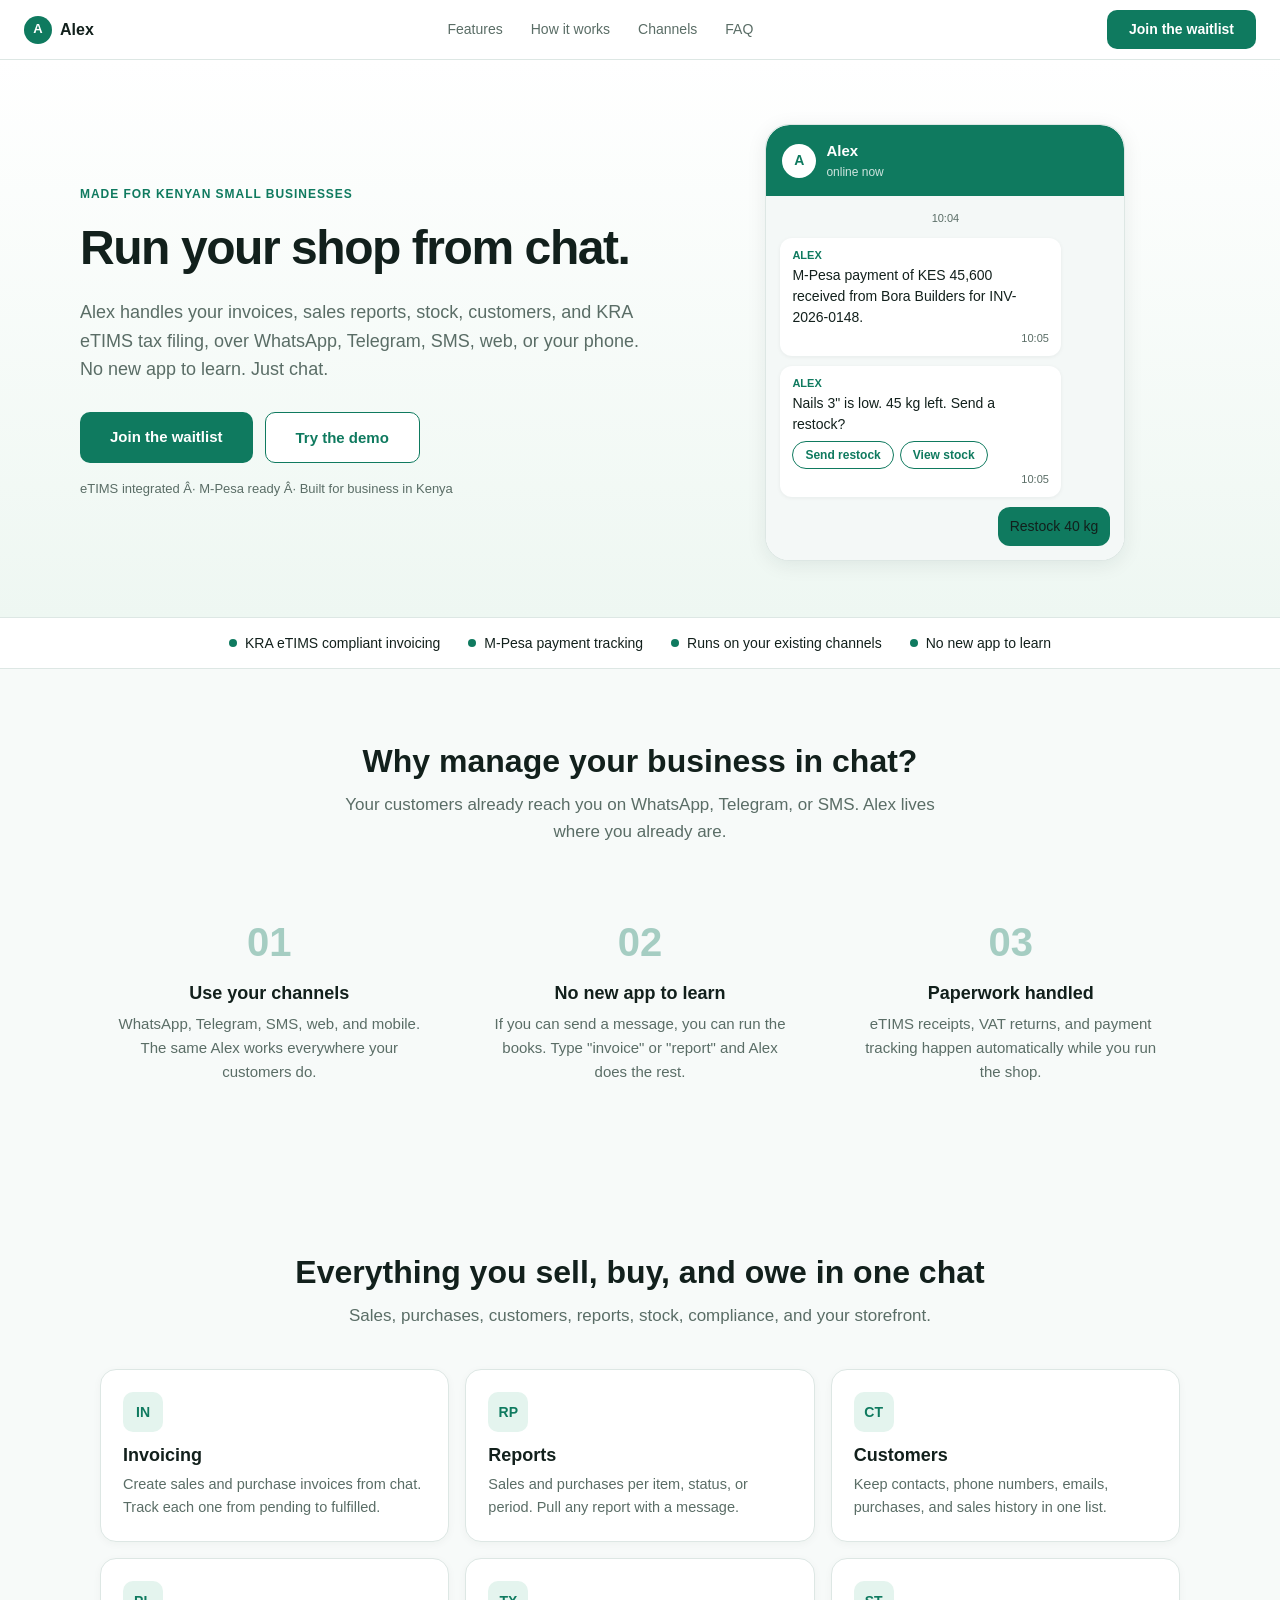
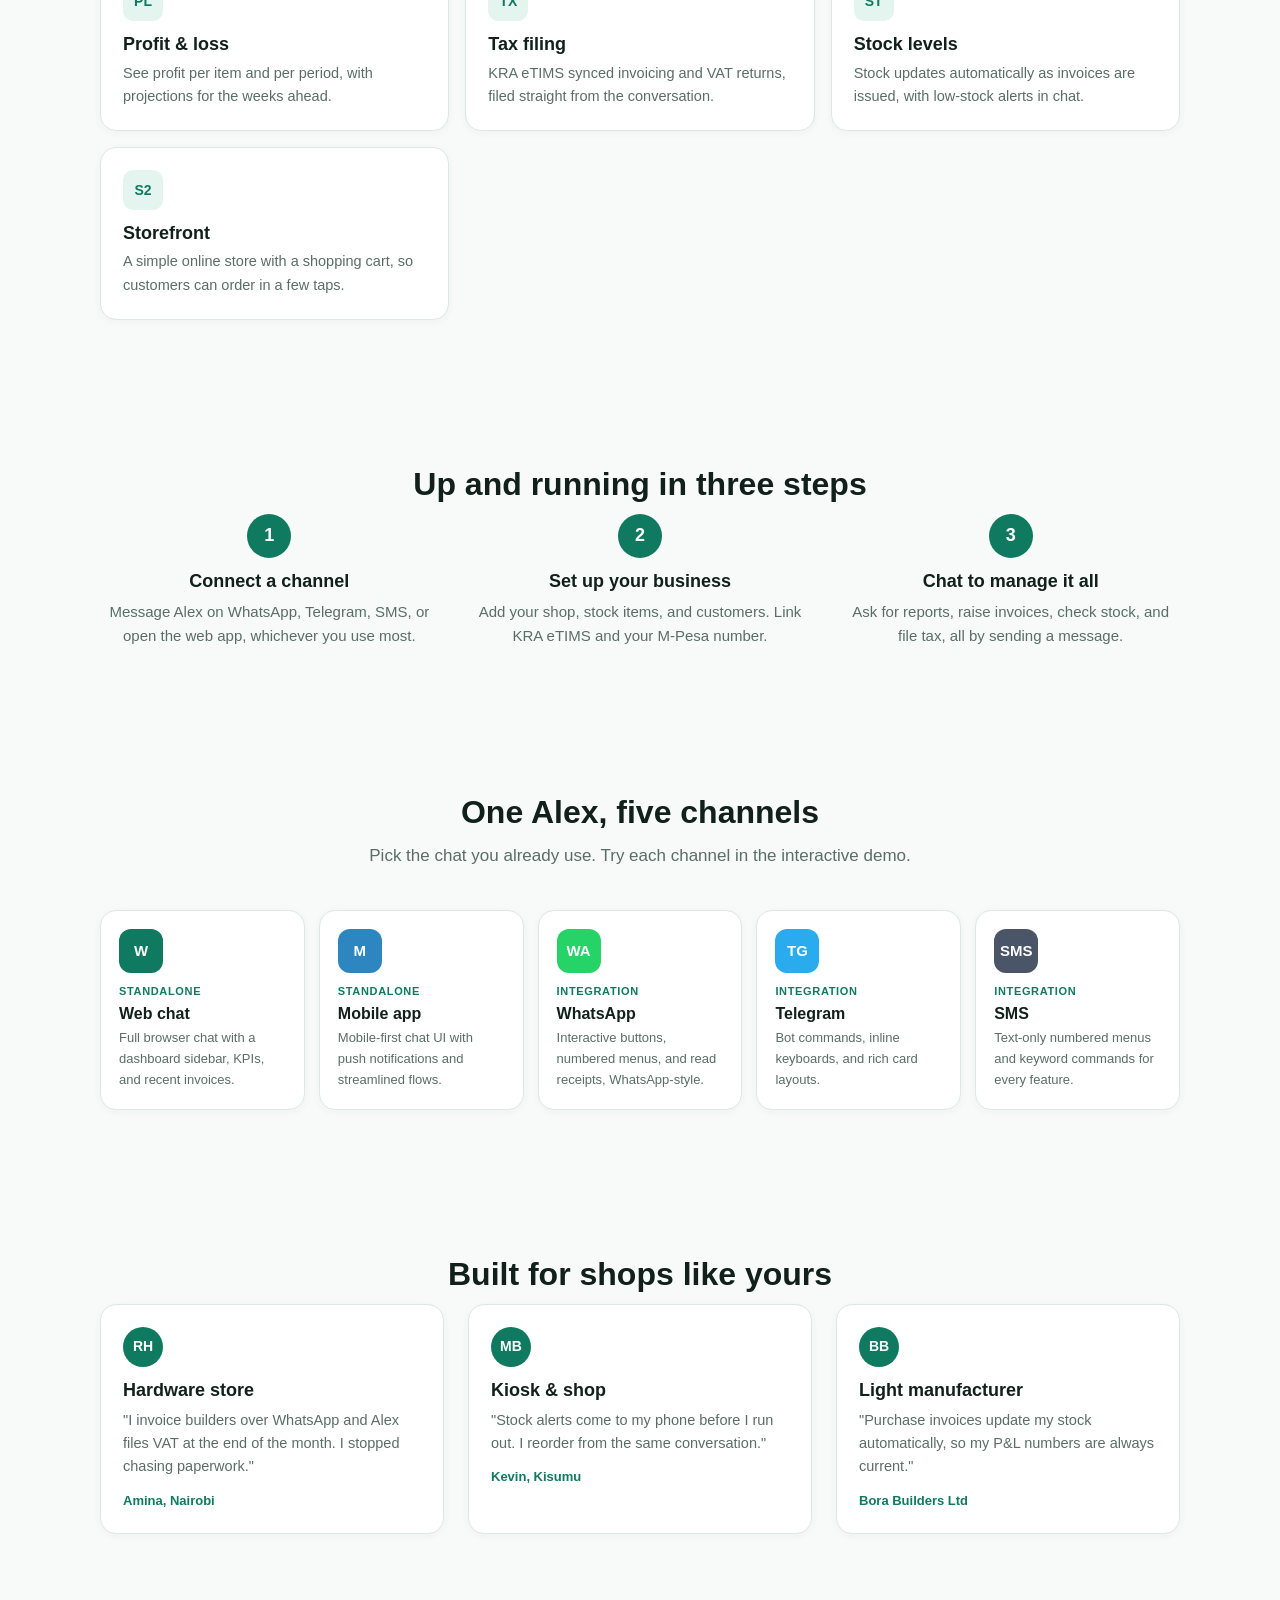
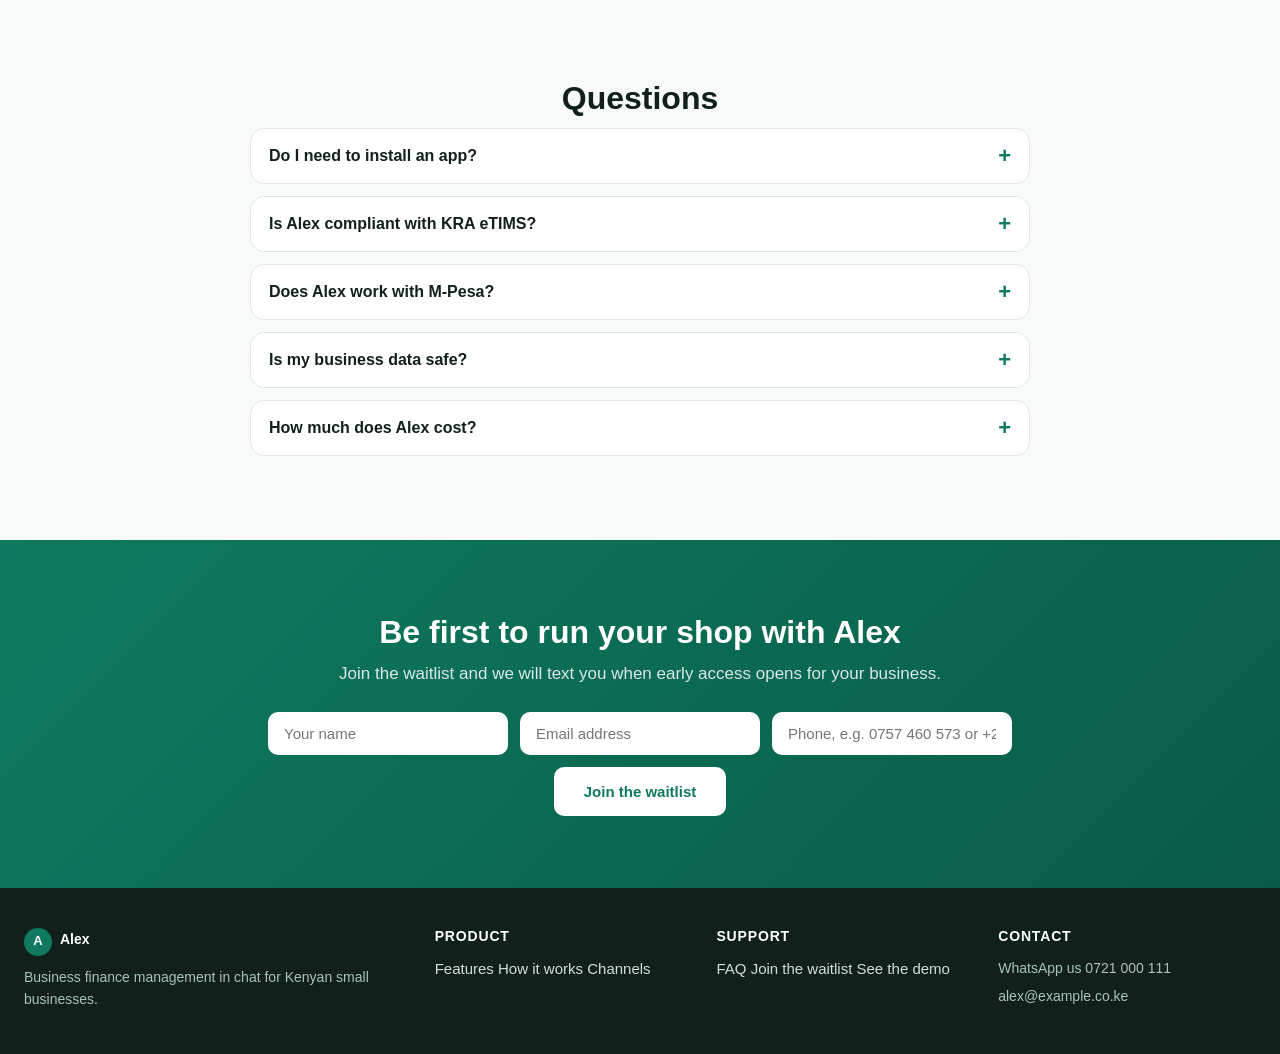
<file: index.html>
﻿<!DOCTYPE html>
<html lang="en">
<head>
  <meta charset="utf-8" />
  <meta name="viewport" content="width=device-width, initial-scale=1" />
  <title>Alex | Run your shop from chat</title>
  <meta name="description" content="Alex runs your Kenyan small business finances over WhatsApp, Telegram, SMS, web, and mobile. Invoices, reports, stock, customers, and KRA eTIMS tax filing, all in chat." />
  <link rel="stylesheet" href="css/landing.css" />
</head>
<body>

  <!-- NAV -->
  <header class="lp-nav" id="top">
    <a class="brand" href="#top">
      <div class="brand-avatar">A</div>
      <span class="brand-name">Alex</span>
    </a>
    <nav class="nav-links">
      <a href="#features">Features</a>
      <a href="#how">How it works</a>
      <a href="#channels">Channels</a>
      <a href="#faq">FAQ</a>
    </nav>
    <a href="#join" class="btn btn-primary nav-cta js-waitlist">Join the waitlist</a>
  </header>

  <!-- HERO -->
  <section class="hero">
    <div class="hero-inner">
      <div class="hero-copy">
        <div class="hero-kicker">Made for Kenyan small businesses</div>
        <h1>Run your shop from chat.</h1>
        <p class="hero-sub">
          Alex handles your invoices, sales reports, stock, customers, and KRA eTIMS tax filing,
          over WhatsApp, Telegram, SMS, web, or your phone. No new app to learn. Just chat.
        </p>
        <div class="hero-ctas">
          <a href="#join" class="btn btn-primary btn-lg js-waitlist">Join the waitlist</a>
          <a href="mockups/index.html" class="btn btn-ghost btn-lg">Try the demo</a>
        </div>
        <div class="hero-note">eTIMS integrated Â· M-Pesa ready Â· Built for business in Kenya</div>
      </div>

      <div class="hero-chat" aria-label="Example conversation with Alex">
        <div class="chat-preview-header">
          <div class="chat-preview-avatar">A</div>
          <div class="chat-preview-meta">
            <div class="chat-preview-name">Alex</div>
            <div class="chat-preview-state">online now</div>
          </div>
        </div>
        <div class="chat-preview-body" id="previewChat">
          <div class="preview-day">10:04</div>
          <div class="preview-msg preview-msg-bot">
            <div class="preview-sender">Alex</div>
            <div class="preview-text">M-Pesa payment of KES 45,600 received from Bora Builders for INV-2026-0148.</div>
            <div class="preview-meta">10:05</div>
          </div>
          <div class="preview-msg preview-msg-bot">
            <div class="preview-sender">Alex</div>
            <div class="preview-text">Nails 3" is low. 45 kg left. Send a restock?</div>
            <div class="preview-quick">
              <button class="preview-chip">Send restock</button>
              <button class="preview-chip">View stock</button>
            </div>
            <div class="preview-meta">10:05</div>
          </div>
        </div>
      </div>
    </div>
  </section>

  <!-- TRUST STRIP -->
  <section class="trust-strip">
    <div class="trust-inner">
      <div class="trust-item"><span class="trust-dot"></span> KRA eTIMS compliant invoicing</div>
      <div class="trust-item"><span class="trust-dot"></span> M-Pesa payment tracking</div>
      <div class="trust-item"><span class="trust-dot"></span> Runs on your existing channels</div>
      <div class="trust-item"><span class="trust-dot"></span> No new app to learn</div>
    </div>
  </section>

  <!-- WHY CHAT -->
  <section class="section" id="why">
    <div class="container">
      <h2 class="section-title">Why manage your business in chat?</h2>
      <p class="section-intro">Your customers already reach you on WhatsApp, Telegram, or SMS. Alex lives where you already are.</p>
      <div class="pillars">
        <div class="pillar">
          <div class="pillar-num">01</div>
          <h3>Use your channels</h3>
          <p>WhatsApp, Telegram, SMS, web, and mobile. The same Alex works everywhere your customers do.</p>
        </div>
        <div class="pillar">
          <div class="pillar-num">02</div>
          <h3>No new app to learn</h3>
          <p>If you can send a message, you can run the books. Type "invoice" or "report" and Alex does the rest.</p>
        </div>
        <div class="pillar">
          <div class="pillar-num">03</div>
          <h3>Paperwork handled</h3>
          <p>eTIMS receipts, VAT returns, and payment tracking happen automatically while you run the shop.</p>
        </div>
      </div>
    </div>
  </section>

  <!-- FEATURES -->
  <section class="section section-alt" id="features">
    <div class="container">
      <h2 class="section-title">Everything you sell, buy, and owe in one chat</h2>
      <p class="section-intro">Sales, purchases, customers, reports, stock, compliance, and your storefront.</p>
      <div class="features-grid">
        <div class="feature-card">
          <div class="feature-icon">IN</div>
          <h3>Invoicing</h3>
          <p>Create sales and purchase invoices from chat. Track each one from pending to fulfilled.</p>
        </div>
        <div class="feature-card">
          <div class="feature-icon">RP</div>
          <h3>Reports</h3>
          <p>Sales and purchases per item, status, or period. Pull any report with a message.</p>
        </div>
        <div class="feature-card">
          <div class="feature-icon">CT</div>
          <h3>Customers</h3>
          <p>Keep contacts, phone numbers, emails, purchases, and sales history in one list.</p>
        </div>
        <div class="feature-card">
          <div class="feature-icon">PL</div>
          <h3>Profit &amp; loss</h3>
          <p>See profit per item and per period, with projections for the weeks ahead.</p>
        </div>
        <div class="feature-card">
          <div class="feature-icon">TX</div>
          <h3>Tax filing</h3>
          <p>KRA eTIMS synced invoicing and VAT returns, filed straight from the conversation.</p>
        </div>
        <div class="feature-card">
          <div class="feature-icon">ST</div>
          <h3>Stock levels</h3>
          <p>Stock updates automatically as invoices are issued, with low-stock alerts in chat.</p>
        </div>
        <div class="feature-card">
          <div class="feature-icon">S2</div>
          <h3>Storefront</h3>
          <p>A simple online store with a shopping cart, so customers can order in a few taps.</p>
        </div>
      </div>
    </div>
  </section>

  <!-- HOW IT WORKS -->
  <section class="section" id="how">
    <div class="container">
      <h2 class="section-title">Up and running in three steps</h2>
      <div class="steps-3">
        <div class="how-step">
          <div class="step-num">1</div>
          <h3>Connect a channel</h3>
          <p>Message Alex on WhatsApp, Telegram, SMS, or open the web app, whichever you use most.</p>
        </div>
        <div class="how-step">
          <div class="step-num">2</div>
          <h3>Set up your business</h3>
          <p>Add your shop, stock items, and customers. Link KRA eTIMS and your M-Pesa number.</p>
        </div>
        <div class="how-step">
          <div class="step-num">3</div>
          <h3>Chat to manage it all</h3>
          <p>Ask for reports, raise invoices, check stock, and file tax, all by sending a message.</p>
        </div>
      </div>
    </div>
  </section>

  <!-- CHANNELS -->
  <section class="section section-alt" id="channels">
    <div class="container">
      <h2 class="section-title">One Alex, five channels</h2>
      <p class="section-intro">Pick the chat you already use. Try each channel in the interactive demo.</p>
      <div class="channel-grid">
        <a class="channel-card" href="mockups/channels/web.html">
          <div class="hc-icon web">W</div>
          <span class="hc-tag">Standalone</span>
          <h3>Web chat</h3>
          <p>Full browser chat with a dashboard sidebar, KPIs, and recent invoices.</p>
        </a>
        <a class="channel-card" href="mockups/channels/mobile.html">
          <div class="hc-icon mob">M</div>
          <span class="hc-tag">Standalone</span>
          <h3>Mobile app</h3>
          <p>Mobile-first chat UI with push notifications and streamlined flows.</p>
        </a>
        <a class="channel-card" href="mockups/channels/whatsapp.html">
          <div class="hc-icon wa">WA</div>
          <span class="hc-tag">Integration</span>
          <h3>WhatsApp</h3>
          <p>Interactive buttons, numbered menus, and read receipts, WhatsApp-style.</p>
        </a>
        <a class="channel-card" href="mockups/channels/telegram.html">
          <div class="hc-icon tg">TG</div>
          <span class="hc-tag">Integration</span>
          <h3>Telegram</h3>
          <p>Bot commands, inline keyboards, and rich card layouts.</p>
        </a>
        <a class="channel-card" href="mockups/channels/sms.html">
          <div class="hc-icon sms">SMS</div>
          <span class="hc-tag">Integration</span>
          <h3>SMS</h3>
          <p>Text-only numbered menus and keyword commands for every feature.</p>
        </a>
      </div>
    </div>
  </section>

  <!-- WHO IT'S FOR -->
  <section class="section" id="personas">
    <div class="container">
      <h2 class="section-title">Built for shops like yours</h2>
      <div class="persona-grid">
        <div class="persona-card">
          <div class="persona-avatar">RH</div>
          <h3>Hardware store</h3>
          <p>"I invoice builders over WhatsApp and Alex files VAT at the end of the month. I stopped chasing paperwork."</p>
          <div class="persona-name">Amina, Nairobi</div>
        </div>
        <div class="persona-card">
          <div class="persona-avatar">MB</div>
          <h3>Kiosk &amp; shop</h3>
          <p>"Stock alerts come to my phone before I run out. I reorder from the same conversation."</p>
          <div class="persona-name">Kevin, Kisumu</div>
        </div>
        <div class="persona-card">
          <div class="persona-avatar">BB</div>
          <h3>Light manufacturer</h3>
          <p>"Purchase invoices update my stock automatically, so my P&L numbers are always current."</p>
          <div class="persona-name">Bora Builders Ltd</div>
        </div>
      </div>
    </div>
  </section>

  <!-- FAQ -->
  <section class="section section-alt" id="faq">
    <div class="container container-narrow">
      <h2 class="section-title">Questions</h2>
      <div class="faq-list">
        <div class="faq-item">
          <button class="faq-q">Do I need to install an app?</button>
          <div class="faq-a">No. Alex works in chats you already use: WhatsApp, Telegram, SMS, or your browser. There is also a mobile app for quick access on the go.</div>
        </div>
        <div class="faq-item">
          <button class="faq-q">Is Alex compliant with KRA eTIMS?</button>
          <div class="faq-a">Yes. Alex integrates with the KRA eTIMS system. Invoices are sent for validation automatically and VAT returns are filed from your synced data.</div>
        </div>
        <div class="faq-item">
          <button class="faq-q">Does Alex work with M-Pesa?</button>
          <div class="faq-a">Yes. Link your M-Pesa business number and Alex matches payments to invoices, so P&L numbers stay accurate without manual data entry.</div>
        </div>
        <div class="faq-item">
          <button class="faq-q">Is my business data safe?</button>
          <div class="faq-a">Your books are private to you. Alex only shares what you send to channels and what KRA requires for eTIMS validation.</div>
        </div>
        <div class="faq-item">
          <button class="faq-q">How much does Alex cost?</button>
          <div class="faq-a">Pricing is not finalised yet. Join the waitlist and we will let you know first when early access opens.</div>
        </div>
      </div>
    </div>
  </section>

  <!-- JOIN / CTA -->
  <section class="cta-band" id="join">
    <div class="container container-narrow">
      <h2>Be first to run your shop with Alex</h2>
      <p>Join the waitlist and we will text you when early access opens for your business.</p>
      <form class="waitlist-form" id="waitlistForm" novalidate>
        <input type="text" id="wlName" name="name" placeholder="Your name" autocomplete="name" required />
        <input type="email" id="wlEmail" name="email" placeholder="Email address" autocomplete="email" required />
        <input type="tel" id="wlPhone" name="phone" placeholder="Phone, e.g. 0757 460 573 or +254 757 460 573" autocomplete="tel" required />
        <button type="submit" class="btn btn-primary btn-lg">Join the waitlist</button>
      </form>
      <div class="waitlist-success" id="successBox" hidden>
        You are on the list. Alex will reach out to you when early access opens.
      </div>
    </div>
  </section>

  <!-- FOOTER -->
  <footer class="lp-footer">
    <div class="lp-footer-col">
      <a class="brand" href="#top">
        <div class="brand-avatar">A</div>
        <span class="brand-name">Alex</span>
      </a>
      <p>Business finance management in chat for Kenyan small businesses.</p>
    </div>
    <div class="lp-footer-col">
      <h4>Product</h4>
      <a href="#features">Features</a>
      <a href="#how">How it works</a>
      <a href="#channels">Channels</a>
    </div>
    <div class="lp-footer-col">
      <h4>Support</h4>
      <a href="#faq">FAQ</a>
      <a href="#join" class="js-waitlist">Join the waitlist</a>
      <a href="mockups/index.html">See the demo</a>
    </div>
    <div class="lp-footer-col">
      <h4>Contact</h4>
      <span>WhatsApp us 0721 000 111</span>
      <span>alex@example.co.ke</span>
    </div>
  </footer>

  <button class="back-top" id="backTop" aria-label="Back to top">Back to top</button>

  <script src="js/landing.js"></script>
</body>
</html>
</file>
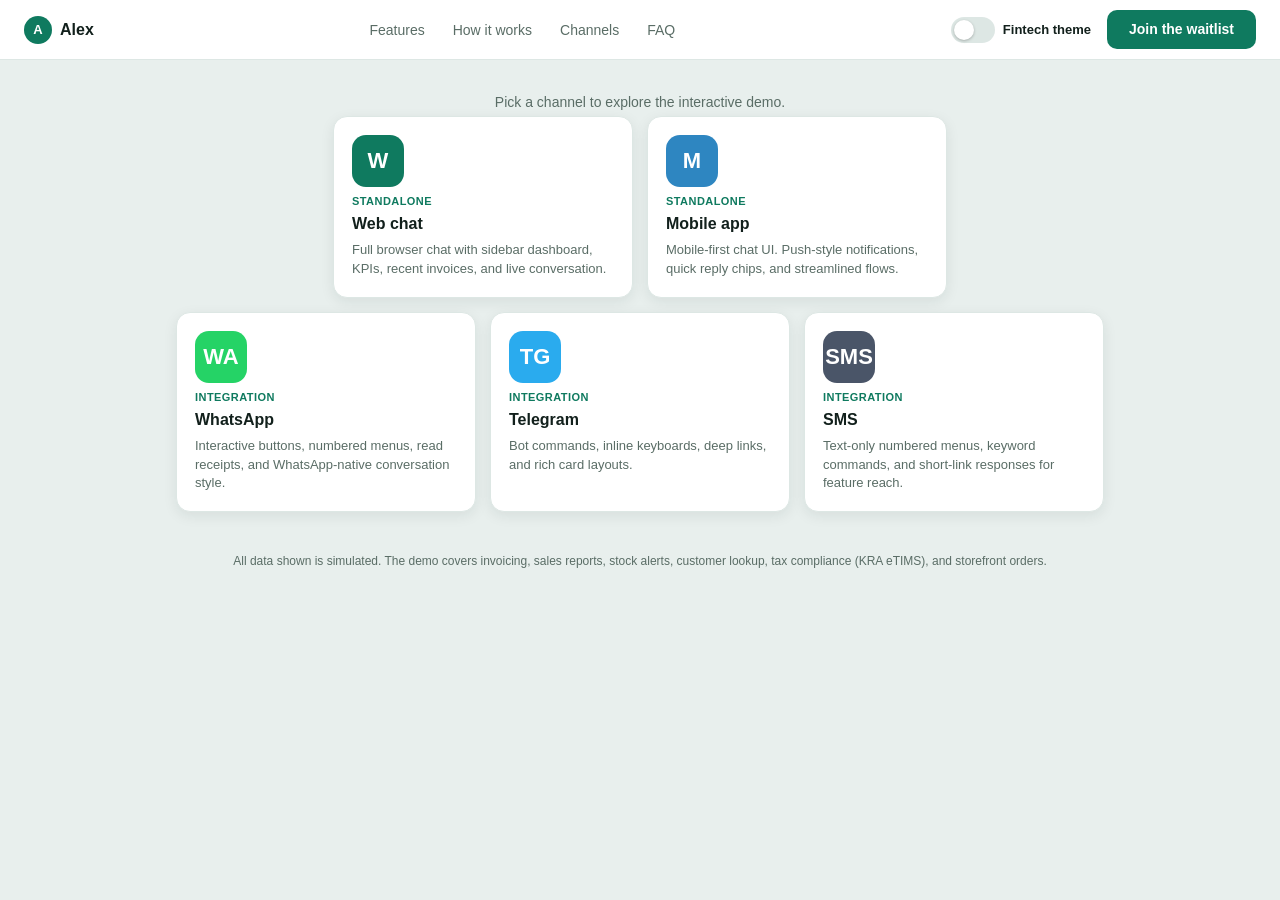
<file: mockups/index.html>
<!DOCTYPE html>
<html lang="en">
<head>
  <meta charset="utf-8" />
  <meta name="viewport" content="width=device-width, initial-scale=1" />
  <title>Alex | Chat Mockups</title>
  <link rel="stylesheet" href="css/theme-fintech.css" />
  <link rel="stylesheet" href="css/theme-casual.css" />
  <link rel="stylesheet" href="css/chat-base.css" />
  <style>
    body.page { display: block; min-height: 100vh; padding: 0; gap: 0; }
    .lp-nav { margin: 0; }
    .hub-head { display: flex; align-items: center; justify-content: center; gap: 16px; flex-wrap: wrap; padding-top: 28px; text-align: center; width: 100%; max-width: 980px; margin: 0 auto; }
    .hub-head .h1-wrap h1 { margin: 0; }
    .hub-head .h1-wrap p { margin: 6px 0 0; }
    .hub-card .hc-icon { width: 52px; height: 52px; border-radius: 14px; display: flex; align-items: center; justify-content: center; font-size: 22px; font-weight: 900; color: #fff; }
    .hc-icon.wa   { background: #25d366; }
    .hc-icon.tg   { background: #2aabee; }
    .hc-icon.sms  { background: #4a5568; }
    .hc-icon.web  { background: var(--primary); }
    .hc-icon.mob  { background: var(--accent); }
    .hub-footer { max-width: 980px; width: 100%; padding: 8px 0 20px; margin: 0 auto; text-align: center; }
    .hub-footer p { font-size: 12px; color: var(--muted); }

    /* sticky top bar - same as landing page */
    .lp-nav {
      position: sticky;
      top: 0;
      z-index: 100;
      width: 100%;
      display: flex;
      align-items: center;
      justify-content: space-between;
      gap: 16px;
      background: var(--surface);
      border-bottom: 1px solid var(--border);
      padding: 0 24px;
      height: 60px;
    }
    .lp-nav .brand { display: flex; align-items: center; gap: 8px; text-decoration: none; color: inherit; flex-shrink: 0; }
    .brand-avatar {
      width: 28px; height: 28px; border-radius: 50%;
      background: var(--primary); color: #fff;
      display: flex; align-items: center; justify-content: center;
      font-weight: 700; font-size: 13px;
    }
    .brand-name { font-weight: 700; font-size: 16px; color: var(--text); }
    .nav-links { display: flex; align-items: center; gap: 28px; }
    .nav-links a { font-size: 14px; font-weight: 500; color: var(--muted); text-decoration: none; transition: color .2s; }
    .nav-links a:hover { color: var(--primary); }
    .header-right { display: flex; align-items: center; gap: 16px; flex-shrink: 0; }
    .header-right .theme-toggle {
      display: flex; align-items: center; gap: 8px;
      background: none; border: none; padding: 0; cursor: pointer;
      color: var(--text); font-family: var(--font); font-size: 13px; font-weight: 600;
    }
    .switch-track {
      width: 44px; height: 26px; border-radius: 999px;
      background: var(--border); display: inline-flex; align-items: center; padding: 3px;
      transition: background 0.15s ease;
    }
    .switch-thumb {
      width: 20px; height: 20px; border-radius: 50%;
      background: #fff; box-shadow: 0 1px 3px rgba(0, 0, 0, 0.25);
      transition: transform 0.15s ease;
    }
    .theme-toggle.is-on .switch-track { background: var(--primary); }
    .theme-toggle.is-on .switch-thumb { transform: translateX(18px); }
    .btn {
      display: inline-block;
      padding: 10px 22px;
      border-radius: 10px;
      font-weight: 600;
      font-size: 14px;
      border: none;
      cursor: pointer;
      text-align: center;
      text-decoration: none;
      line-height: 1.4;
      transition: background .2s, color .2s, box-shadow .2s, border-color .2s;
    }
    .btn-primary { background: var(--primary); color: #fff; }
    .btn-primary:hover { background: var(--primary-strong); }
    @media (max-width: 720px) {
      .nav-links { display: none; }
      .switch-label { display: none; }
      .hero, .channel-grid, .hub-footer { padding-left: 18px; padding-right: 18px; }
    }

    /* hero channel grid */
    .hero { width: 100%; max-width: 980px; margin: 0 auto; }
    .channel-grid { width: 100%; max-width: 980px; padding: 0 0 20px; margin: 0 auto; }
    .channel-row {
      display: flex;
      flex-wrap: wrap;
      justify-content: center;
      gap: 14px;
      margin-bottom: 14px;
    }
    .channel-row .hub-card {
      width: 300px;
      max-width: 100%;
    }
  </style>
</head>
<body class="page">

  <header class="lp-nav" id="top">
    <a class="brand" href="../index.html#top">
      <div class="brand-avatar">A</div>
      <span class="brand-name">Alex</span>
    </a>
    <nav class="nav-links">
      <a href="../index.html#features">Features</a>
      <a href="../index.html#how">How it works</a>
      <a href="../index.html#channels">Channels</a>
      <a href="../index.html#faq">FAQ</a>
    </nav>
    <div class="header-right">
      <button class="theme-toggle" id="themeSwitch" role="switch" aria-checked="false" aria-label="Toggle theme">
        <span class="switch-track"><span class="switch-thumb"></span></span>
        <span class="switch-label">Fintech theme</span>
      </button>
      <a href="../index.html#join" class="btn btn-primary js-waitlist">Join the waitlist</a>
    </div>
  </header>

  <section class="hero">
    <div class="hub-head">
      <div class="h1-wrap">
        <p>Pick a channel to explore the interactive demo.</p>
      </div>
    </div>

    <div class="channel-grid">

      <div class="channel-row">

        <a class="hub-card" href="channels/web.html">
          <div class="hc-icon web">W</div>
          <span class="hc-tag">Standalone</span>
          <h3>Web chat</h3>
          <p>Full browser chat with sidebar dashboard, KPIs, recent invoices, and live conversation.</p>
        </a>

        <a class="hub-card" href="channels/mobile.html">
          <div class="hc-icon mob">M</div>
          <span class="hc-tag">Standalone</span>
          <h3>Mobile app</h3>
          <p>Mobile-first chat UI. Push-style notifications, quick reply chips, and streamlined flows.</p>
        </a>

      </div>

      <div class="channel-row">

        <a class="hub-card" href="channels/whatsapp.html">
          <div class="hc-icon wa">WA</div>
          <span class="hc-tag">Integration</span>
          <h3>WhatsApp</h3>
          <p>Interactive buttons, numbered menus, read receipts, and WhatsApp-native conversation style.</p>
        </a>

        <a class="hub-card" href="channels/telegram.html">
          <div class="hc-icon tg">TG</div>
          <span class="hc-tag">Integration</span>
          <h3>Telegram</h3>
          <p>Bot commands, inline keyboards, deep links, and rich card layouts.</p>
        </a>

        <a class="hub-card" href="channels/sms.html">
          <div class="hc-icon sms">SMS</div>
          <span class="hc-tag">Integration</span>
          <h3>SMS</h3>
          <p>Text-only numbered menus, keyword commands, and short-link responses for feature reach.</p>
        </a>

      </div>

    </div>
  </section>

  <div class="hub-footer">
    <p>All data shown is simulated. The demo covers invoicing, sales reports, stock alerts, customer lookup, tax compliance (KRA eTIMS), and storefront orders.</p>
  </div>

  <script src="data/demo.js"></script>
  <script src="js/chat-ui.js"></script>
  <script>
    (function () {
      var sw = document.getElementById('themeSwitch');
      var lbl = document.querySelector('.switch-label');

      function applyTheme(t) {
        var casual = t === 'casual';
        if (sw) {
          sw.setAttribute('aria-checked', casual ? 'true' : 'false');
          sw.classList.toggle('is-on', casual);
        }
        if (lbl) lbl.textContent = casual ? 'Casual theme' : 'Fintech theme';
      }

      if (window.AlexChat) {
        AlexChat.setTheme(AlexChat.currentTheme());
        applyTheme(document.documentElement.getAttribute('data-theme'));
      }

      if (sw) {
        sw.addEventListener('click', function () {
          if (window.AlexChat) AlexChat.toggleTheme();
          applyTheme(document.documentElement.getAttribute('data-theme'));
        });
      }

      document.addEventListener('alex-theme', function (e) { applyTheme(e.detail); });
    })();
  </script>

</body>
</html>
</file>
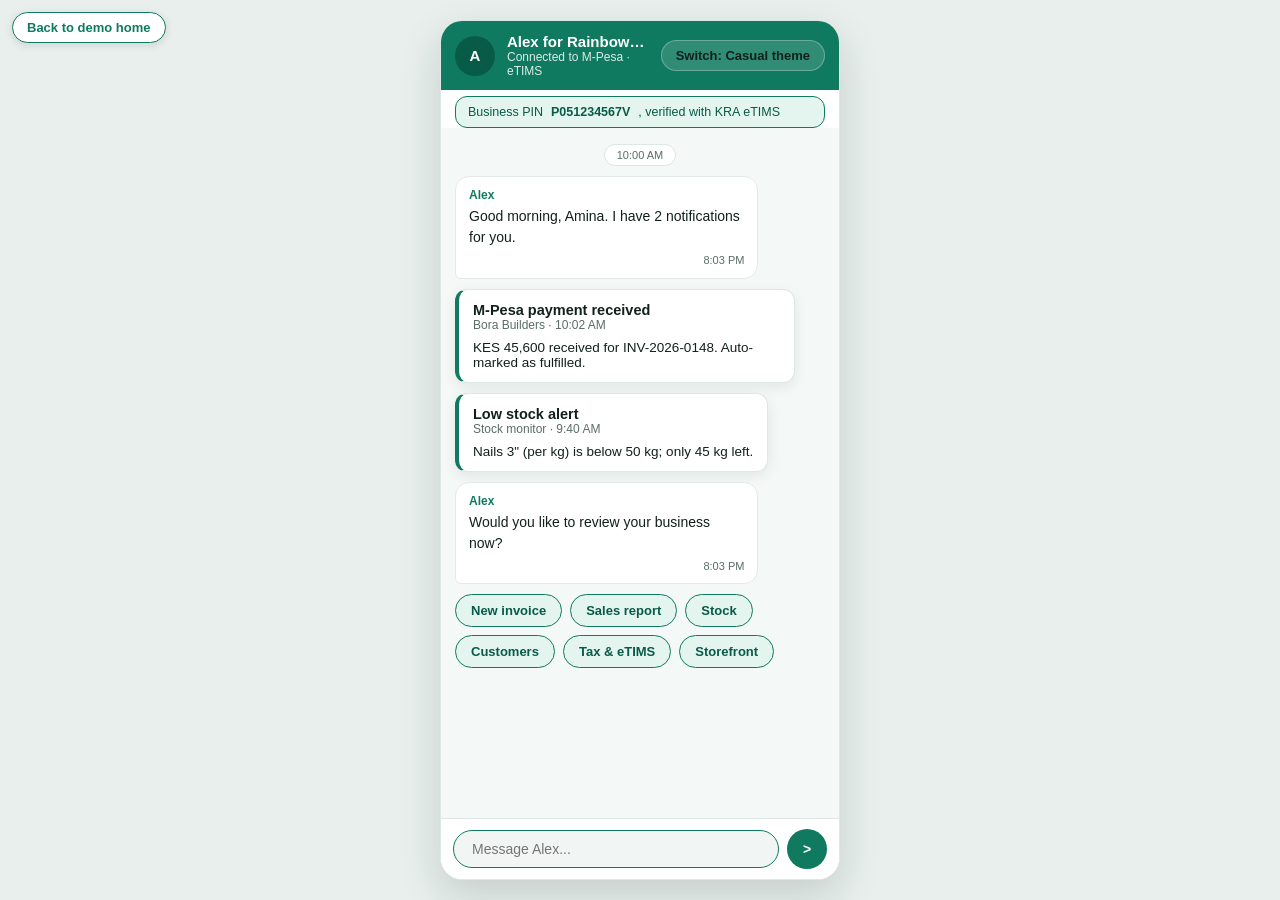
<file: mockups/channels/mobile.html>
<!DOCTYPE html>
<html lang="en">
<head>
  <meta charset="utf-8" />
  <meta name="viewport" content="width=device-width, initial-scale=1" />
  <title>Alex | Mobile App Chat</title>
  <link rel="stylesheet" href="../css/theme-fintech.css" />
  <link rel="stylesheet" href="../css/theme-casual.css" />
  <link rel="stylesheet" href="../css/chat-base.css" />
  <style>
    .app { max-width: 400px; height: calc(100vh - 24px); border-radius: var(--radius-lg); }
    .chat-header { background: var(--primary); color: #fff; }
    .chat-header .avatar { background: var(--primary-strong); color: #fff; }
    .chat-header .state { opacity: 0.85; }
    .banner {
      margin: 6px 14px 0;
      background: var(--primary-soft);
      border: 1px solid var(--primary);
      border-radius: var(--radius-sm);
      padding: 8px 12px;
      font-size: 12.5px;
      color: var(--primary-strong);
      display: flex;
      gap: 8px;
      align-items: center;
    }
    .banner b { font-weight: 700; }
    .cards-wrap { display: flex; flex-direction: column; gap: 10px; }
    .notif-card {
      display: flex; gap: 10px; align-items: flex-start;
      background: var(--surface); border: 1px solid var(--border);
      border-radius: var(--radius-sm); padding: 10px 12px; font-size: 13.5px;
      align-self: stretch; box-shadow: var(--shadow-soft);
    }
    .notif-card .notif-icon { width: 32px; height: 32px; border-radius: 8px; background: var(--primary-soft); color: var(--primary); display: flex; align-items: center; justify-content: center; font-weight: 800; flex: 0 0 auto; }
    .notif-card .notif-text b { display: block; }
    .notif-card .notif-text .n-sub { color: var(--muted); font-size: 12px; }
    .chat-input input { padding-left: 18px; }
    .demo-back {
      position: fixed; top: 12px; left: 12px; z-index: 999;
      background: var(--surface); border: 1px solid var(--primary);
      color: var(--primary); border-radius: 999px;
      padding: 7px 14px; font-size: 13px; font-weight: 600;
      text-decoration: none; box-shadow: 0 2px 8px rgba(0,0,0,0.12);
      font-family: var(--font);
    }
    .demo-back:hover { background: var(--primary-soft); }
  </style>
</head>
<body class="page">
<a class="demo-back" href="../index.html">Back to demo home</a>

  <div class="app">

    <div class="chat-header">
      <div class="avatar">A</div>
      <div class="identity">
        <div class="name">Alex for Rainbow Hardware</div>
        <div class="state">Connected to M-Pesa · eTIMS</div>
      </div>
      <div class="header-actions">
        <button class="theme-toggle" id="themeToggle">Theme</button>
      </div>
    </div>

    <div class="banner">Business PIN <b>P051234567V</b>, verified with KRA eTIMS</div>

    <div class="chat-body"></div>

    <div class="chat-input">
      <input type="text" placeholder="Message Alex..." />
      <button class="send">></button>
    </div>

  </div>

  <script src="../data/demo.js"></script>
  <script src="../js/chat-ui.js"></script>
  <script>
    (function () {
      var D = DEMO;
      var UI = AlexChat.UI.init({
        sender: 'Alex',
        onText: function (text) {
          var t = text.toLowerCase();
          if (/invoice|create|bill/.test(t)) return createInvoice();
          if (/report|sales|profit/.test(t)) return salesReport();
          if (/stock|inventory/.test(t)) return stockAlert();
          if (/customer|profile/.test(t)) return customerLookup();
          if (/tax|filing|vat|etims/.test(t)) return taxFiling();
          if (/store|storefront|orders/.test(t)) return storeFront();
          if (/menu|help|start/.test(t)) return mainMenu();
          UI.say('Type a keyword to get started: INVOICE, REPORT, STOCK, CUSTOMER, TAX, STORE, MENU.', { delay: 300, replies: quickMenu() });
        }
      });

      function quickMenu() {
        return [
          { label: 'New invoice', action: createInvoice },
          { label: 'Sales report', action: salesReport },
          { label: 'Stock', action: stockAlert },
          { label: 'Customers', action: customerLookup },
          { label: 'Tax & eTIMS', action: taxFiling },
          { label: 'Storefront', action: storeFront }
        ];
      }

      /* PUSH-STYLE notifications */
      UI.pill('10:00 AM');
      UI.bot('Good morning, Amina. I have 2 notifications for you.', 'Alex');
      setTimeout(function () {
        UI.cards([
          { kind: 'notice', data: { title: 'M-Pesa payment received', from: 'Bora Builders', date: '10:02 AM', body: 'KES 45,600 received for INV-2026-0148. Auto-marked as fulfilled.' } },
          { kind: 'notice', data: { title: 'Low stock alert', from: 'Stock monitor', date: '9:40 AM', body: 'Nails 3" (per kg) is below 50 kg; only 45 kg left.' } }
        ]);
        UI.say('Would you like to review your business now?', { delay: 400, replies: quickMenu() });
      }, 500);

      function mainMenu() {
        UI.say('Main menu. What would you like to do?', { delay: 300, cards: [{ kind: 'menu', data: { title: 'Main menu', items: [
          { label: 'Create a new invoice' }, { label: 'Sales report / P&L' },
          { label: 'Stock levels' }, { label: 'Customer lookup' },
          { label: 'Tax filing (eTIMS)' }, { label: 'Storefront orders' }
        ]}}], replies: quickMenu() });
      }

      /* create invoice */
      function createInvoice() {
        UI.say('Create invoice, step 1 of 3.\nWho is the customer?', { delay: 300,
          replies: D.customers.map(function (c) { return { label: c.name, action: function () { invItems(c); } }; })
            .concat([{ label: 'New customer', action: function () { invItems({ name: 'New customer' }); } }])
        });
      }
      function invItems(c) {
        UI.say('' + c.name + ' selected, step 2 of 3.\nPick an item:', { delay: 300,
          replies: D.items.filter(function (it){ return it.stock > 0; }).map(function (it) {
            return { label: it.name, action: function () { invQty(c, it); } };
          })
        });
      }
      function invQty(c, item) {
        UI.say('How many ' + item.unit + 's?', { delay: 250,
          replies: [1, 2, 5, 10].map(function (n) {
            return { label: 'x' + n, action: function () { invConfirm(c, item, n); } };
          })
        });
      }
      function invConfirm(c, item, qty) {
        var line = qty * item.price, vat = Math.round(line * 0.16), total = line + vat;
        UI.say('Step 3 of 3. Confirm.', { delay: 400,
          cards: [{ kind: 'invoice', data: { id: 'INV-2026-0151', customer: c.name, items: [{ name: item.name, qty: qty, line: line }], vat: vat, total: total, status: 'pending' }}],
          replies: [
            { label: 'Confirm & submit', cls: 'primary', action: function () { invSent(c.name, 'INV-2026-0151', total); } },
            { label: 'Cancel', action: mainMenu }
          ]
        });
      }
      function invSent(cust, invId, total) {
        UI.say('Submitted to KRA eTIMS.', { delay: 600,
          cards: [{ kind: 'status', data: { title: invId, sub: cust, cls: 'pending', tag: 'Pending', rows: [{ k: 'Amount', v: D.fmtKES(total) }], note: 'eTIMS serial assigned. Mark fulfilled on delivery.' }}],
          replies: [
            { label: 'Mark fulfilled', cls: 'primary', action: function () { invPaid(invId, cust, total); } },
            { label: 'Main menu', action: mainMenu }
          ]
        });
      }
      function invPaid(invId, cust, total) {
        UI.say('Invoice fulfilled.', { delay: 500,
          cards: [{ kind: 'receipt', data: { title: 'Payment confirmed', sub: invId + ' · ' + cust, mpesa: 'QGK72X3MNP', amount: total, etims: 'ETI-2026-01451' }}]
        });
        setTimeout(function () { UI.say('Anything else?', { delay: 400, replies: quickMenu() }); }, 700);
      }

      /* reports */
      function salesReport() {
        UI.say('Pick a report:', { delay: 300, replies: [
          { label: 'This week', action: weekReport },
          { label: 'This month', action: monthReport },
          { label: 'Profit & Loss', action: pAndL }
        ]});
      }
      function weekReport() {
        UI.say('Sales this week:', { delay: 500,
          cards: [{ kind: 'report', data: { title: 'Sales, Sep 8 to 14', rows: [
            { name: 'Cement', amount: 136000 }, { name: 'GI Iron Sheet', amount: 230000 },
            { name: 'PVC Pipe', amount: 14400 }, { name: 'Bulbs', amount: 2850 }
          ], total: D.week.amount, note: D.week.count + ' items sold.' }}],
          replies: [{ label: 'View P&L', action: pAndL }, { label: 'Main menu', action: mainMenu }]
        });
      }
      function monthReport() {
        UI.say('Sep month-to-date:', { delay: 500,
          cards: [{ kind: 'report', data: { title: 'Sales, Sep 1 to 14', rows: D.items.map(function (it, i){ return { name: it.name, amount: [1520000, 1280000, 41000, 42000, 39000, 9200][i] }; }), total: D.month.amount, note: D.month.count + ' items sold.' }}],
          replies: [{ label: 'View P&L', action: pAndL }, { label: 'Main menu', action: mainMenu }]
        });
      }
      function pAndL() {
        UI.say('P&L for September so far:', { delay: 600,
          cards: [{ kind: 'profit', data: { period: 'Sep 1–14, 2026', revenue: D.profit.revenue, cogs: D.profit.cogs, expenses: D.profit.expenses, net: D.profit.revenue - D.profit.cogs - D.profit.expenses, margin: D.profit.margin, proj: 'KES 9,500,000' }}],
          replies: [{ label: 'Share report', action: function () { UI.say('Report shared to your email.', { delay: 400, replies: [{ label: 'Main menu', action: mainMenu }] }); } }, { label: 'Main menu', action: mainMenu }]
        });
      }

      /* stock */
      function stockAlert() {
        UI.say('Stock levels:', { delay: 500,
          cards: [{ kind: 'stock', data: { title: 'Stock today', rows: D.items.map(function (it){ return { name: it.name, stock: it.stock, unit: it.unit, min: it.min }; }), note: 'Tap to see restock suggestions.' }}],
          replies: [{ label: 'Restock low items', action: function () { restock(); } }, { label: 'Main menu', action: mainMenu }]
        });
      }
      function restock() {
        UI.say('Purchases order created for 100 kg of Nails 3" from Mabati Rolling Mills.', { delay: 600,
          cards: [{ kind: 'status', data: { title: 'Purchase order', sub: 'Mabati Rolling Mills', cls: 'pending', tag: 'Draft', rows: [{ k: 'Item', v: 'Nails 3" (100 kg)' }, { k: 'Amount', v: D.fmtKES(19000) }], note: 'Supplier confirmations auto-capture eTIMS invoices.' }}],
          replies: [{ label: 'Main menu', action: mainMenu }]
        });
      }

      /* customers */
      function customerLookup() {
        UI.say('Which customer?', { delay: 300, replies: D.customers.map(function (c) {
          return { label: c.name, action: function () { showCust(c); } };
        }).concat([{ label: 'Main menu', action: mainMenu }]) });
      }
      function showCust(c) {
        UI.say('+ ' + c.name, { delay: 400,
          cards: [{ kind: 'customer', data: { name: c.name, tin: c.tin, phone: c.phone, email: c.email, purchases: parseInt(String(c.purchases).replace(/[^0-9]/g, ''), 10) || 0, last: 'INV-2026-0148' }}],
          replies: [
            { label: 'Message customer', action: function () { UI.say('' + c.name + ' added to an ongoing WhatsApp thread.', { delay: 400, replies: [{ label: 'Main menu', action: mainMenu }] }); } },
            { label: 'Main menu', action: mainMenu }
          ]
        });
      }

      /* tax */
      function taxFiling() {
        UI.say('VAT filing status:', { delay: 400,
          cards: [{ kind: 'tax', data: { title: 'VAT return, ' + D.vat.period, dueLabel: D.vat.due, period: 'Jul 1 – Aug 31, 2026', amount: D.vat.amount, note: 'VAT is due on ' + D.vat.due + '. Your eTIMS data is synced.' }}],
          replies: [
            { label: 'File now', cls: 'primary', action: function () { fileReturn(); } },
            { label: 'KRA notices', action: function () { notices(); } },
            { label: 'Main menu', action: mainMenu }
          ]
        });
      }
      function fileReturn() {
        UI.say('Filing with KRA...', { delay: 700 });
        setTimeout(function () {
          UI.say('Filed!', { delay: 500,
            cards: [{ kind: 'status', data: { title: 'VAT filed', sub: D.vat.period, cls: 'fulfilled', tag: 'Filed', rows: [{ k: 'Receipt', v: 'RAA-' + (1000000 + Math.floor(Math.random() * 900000)) }, { k: 'Paid', v: D.fmtKES(D.vat.amount) }], note: 'Receipt saved to your eTIMS portal.' }}],
            replies: [{ label: 'Main menu', action: mainMenu }]
          });
        }, 1300);
      }
      function notices() {
        UI.say('KRA notices:', { delay: 400, cards: DEMO.notices.map(function (n) { return { kind: 'notice', data: { title: n.title, from: n.by, date: n.date, body: 'Review your stock figures before filing. You can reply STOCK to re-check.', link: 'etims.kra.go.ke' } }; }), replies: [{ label: 'Main menu', action: mainMenu }] });
      }

      /* storefront */
      function storeFront() {
        UI.say('Your storefront is live at ' + D.store.url + '.', { delay: 400,
          cards: [{ kind: 'store', data: { title: 'Storefront', url: D.store.url, orders: D.store.orders, link: D.store.url }}],
          replies: [
            { label: 'Confirm "Diana Wambui"', action: function () { confirmOrder(); } },
            { label: 'Share link', action: function () { UI.say('Link copied: ' + D.store.url, { delay: 300, replies: [{ label: 'Main menu', action: mainMenu }] }); } },
            { label: 'Main menu', action: mainMenu }
          ]
        });
      }
      function confirmOrder() {
        UI.say('Order confirmed. Invoice auto-generated and eTIMS receipt issued.', { delay: 600,
          cards: [{ kind: 'status', data: { title: 'Order confirmed', sub: 'Diana Wambui', cls: 'fulfilled', tag: 'Paid', rows: [{ k: 'Item', v: 'GI Iron Sheet x 20' }, { k: 'Amount', v: D.fmtKES(23000) }, { k: 'Payment', v: 'M-Pesa' }], note: 'Receipt: ETI-2026-01452.' }}],
          replies: [{ label: 'Main menu', action: mainMenu }]
        });
      }

    })();
  </script>

</body>
</html>
</file>
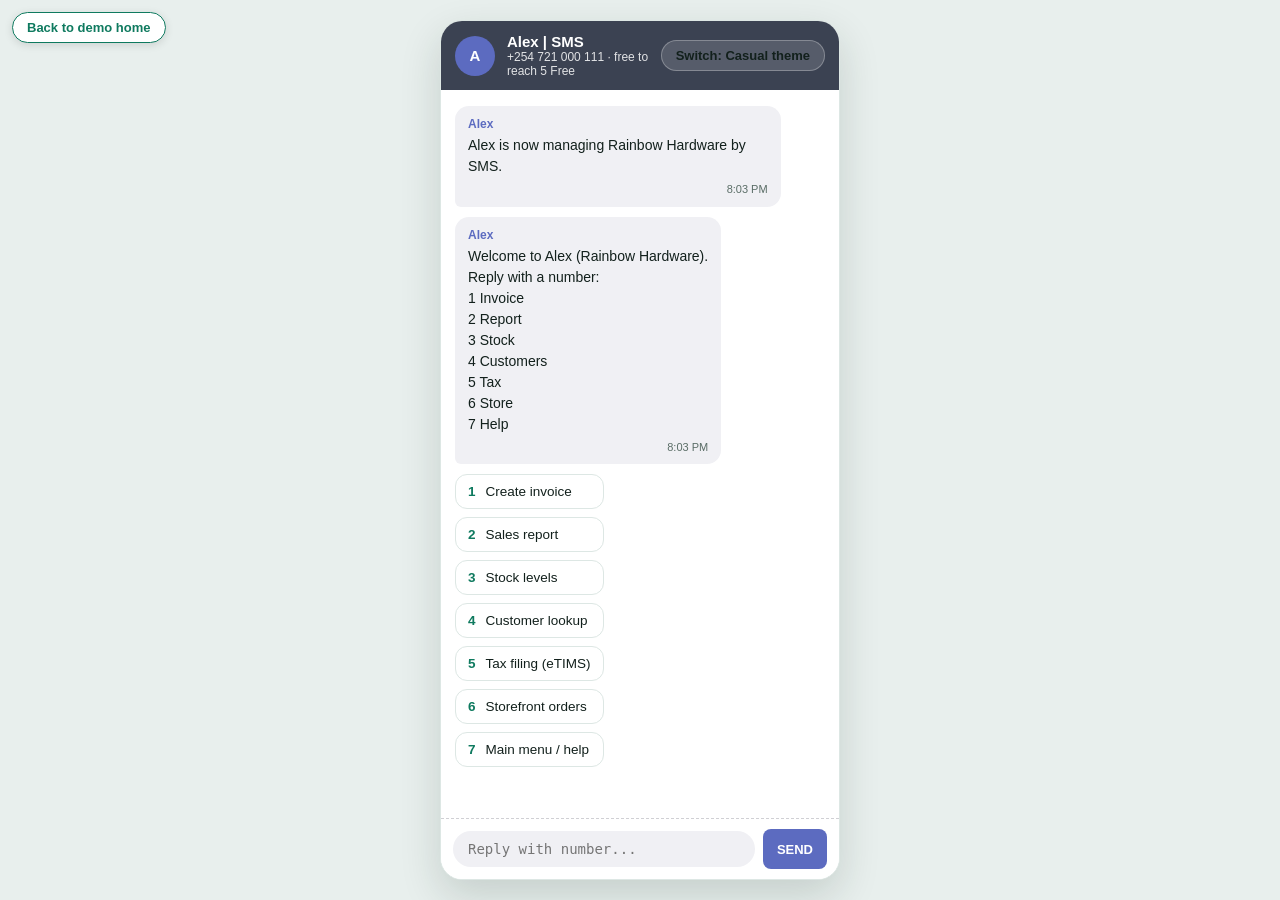
<file: mockups/channels/sms.html>
<!DOCTYPE html>
<html lang="en">
<head>
  <meta charset="utf-8" />
  <meta name="viewport" content="width=device-width, initial-scale=1" />
  <title>Alex | SMS Chat</title>
  <link rel="stylesheet" href="../css/theme-fintech.css" />
  <link rel="stylesheet" href="../css/theme-casual.css" />
  <link rel="stylesheet" href="../css/chat-base.css" />
  <style>
    .app { max-width: 400px; height: calc(100vh - 24px); border-radius: var(--radius-lg); }
    .chat-header { background: #3b4252; color: #fff; }
    .chat-header .avatar { background: #5c6bc0; color: #fff; }
    .chat-header .state { opacity: 0.85; }
    .chat-body { background: #ffffff; }
    .msg { max-width: 88%; }
    .msg-bot { background: #f0f0f4; border: none; }
    .msg-user { background: #dbe7ff; color: #262a35; }
    .msg-bot .sender { color: #5c6bc0; }
    .sms-label {
      align-self: center; text-align: center; font-size: 11px; color: var(--muted);
      background: #f5f5f7; border-radius: 8px; padding: 4px 10px; margin-bottom: 2px;
    }
    .sms-receipt {
      align-self: flex-start; max-width: 90%; padding: 10px 12px;
      background: #f0f0f4; border-left: 3px solid #5c6bc0; border-radius: 6px;
      font-size: 13.5px; line-height: 1.55; color: #262a35;
    }
    .sms-receipt b { color: #3b4252; }
    .chat-input.sms-input { background: #fff; border-top: 1px dashed #d0d0d4; }
    .chat-input input { background: #f0f0f4; border: none; font-family: Consolas, Menlo, monospace; }
    .chat-input .send { background: #5c6bc0; color: #fff; border-radius: 8px; width: auto; padding: 0 14px; font-size: 13px; height: 40px; }
    .sms-choices { max-width: 95%; }
    body.sms-msg { font-family: Consolas, Menlo, monospace; }
    .demo-back {
      position: fixed; top: 12px; left: 12px; z-index: 999;
      background: var(--surface); border: 1px solid var(--primary);
      color: var(--primary); border-radius: 999px;
      padding: 7px 14px; font-size: 13px; font-weight: 600;
      text-decoration: none; box-shadow: 0 2px 8px rgba(0,0,0,0.12);
      font-family: var(--font);
    }
    .demo-back:hover { background: var(--primary-soft); }
  </style>
</head>
<body class="page">
  <a class="demo-back" href="../index.html">Back to demo home</a>

  <div class="app">

    <div class="chat-header">
      <div class="avatar">A</div>
      <div class="identity">
        <div class="name">Alex | SMS</div>
        <div class="state">+254 721 000 111 · free to reach 5 Free</div>
      </div>
      <div class="header-actions">
        <button class="theme-toggle" id="themeToggle">Theme</button>
      </div>
    </div>

    <div class="chat-body"></div>

    <div class="chat-input sms-input">
      <input type="text" placeholder="Reply with number..." />
      <button class="send">SEND</button>
    </div>

  </div>

  <script src="../data/demo.js"></script>
  <script src="../js/chat-ui.js"></script>
  <script>
    (function () {
      var D = DEMO;
      var UI = AlexChat.UI.init({
        sender: 'Alex',
        onText: function (text) {
          var t = text.toLowerCase().trim();
          if (/^1|invoice|create|bill/.test(t)) return createInvoice();
          if (/^2|report|sales|profit/.test(t)) return salesReport();
          if (/^3|stock|inventory/.test(t)) return stockAlert();
          if (/^4|customer|profile/.test(t)) return customerLookup();
          if (/^5|tax|filing|vat|etims/.test(t)) return taxFiling();
          if (/^6|store|orders/.test(t)) return storeFront();
          if (/^7|help|menu|start/.test(t)) return mainMenu();
          UI.say('Unknown option. Send HELP for the menu.', { delay: 400, sms: smsMenu() });
        }
      });

      function smsMenu() {
        return [
          { label: 'Create invoice', num: '1', action: createInvoice },
          { label: 'Sales report', num: '2', action: salesReport },
          { label: 'Stock levels', num: '3', action: stockAlert },
          { label: 'Customer lookup', num: '4', action: customerLookup },
          { label: 'Tax filing (eTIMS)', num: '5', action: taxFiling },
          { label: 'Storefront orders', num: '6', action: storeFront },
          { label: 'Main menu / help', num: '7', action: mainMenu }
        ];
      }

      UI.say('Alex is now managing Rainbow Hardware by SMS.', { delay: 300 });
      setTimeout(function () {
        UI.say('Welcome to Alex (Rainbow Hardware).\nReply with a number:\n1 Invoice\n2 Report\n3 Stock\n4 Customers\n5 Tax\n6 Store\n7 Help', { delay: 300, sms: smsMenu() });
      }, 600);

      function mainMenu() {
        UI.say('Menu:\n1 Invoice\n2 Report\n3 Stock\n4 Customers\n5 Tax\n6 Store\n7 Help', { delay: 300, sms: smsMenu() });
      }

      /* invoice */
      function createInvoice() {
        UI.say('New invoice. Send:\n1 Bora Builders\n2 Faith Njoroge\n3 Kijabe Traders\n4 New customer', { delay: 300,
          sms: [
            { label: 'Bora Builders', num: '1', action: function () { invItems('Bora Builders'); } },
            { label: 'Faith Njoroge', num: '2', action: function () { invItems('Faith Njoroge'); } },
            { label: 'Kijabe Traders', num: '3', action: function () { invItems('Kijabe Traders'); } },
            { label: 'New customer', num: '4', action: function () { invItems('New customer'); } }
          ]
        });
      }
      function invItems(cust) {
        UI.say('Invoice for ' + cust + '. Item:\n1 Cement\n2 GI Sheet\n3 PVC Pipe\n4 Cancel', { delay: 300,
          sms: [
            { label: 'Cement', num: '1', action: function () { invQty(cust, D.items[0]); } },
            { label: 'GI Sheet', num: '2', action: function () { invQty(cust, D.items[1]); } },
            { label: 'PVC Pipe', num: '3', action: function () { invQty(cust, D.items[4]); } },
            { label: 'Cancel', num: '4', action: mainMenu }
          ]
        });
      }
      function invQty(cust, item) {
        UI.say(item.name + '. Quantity:\nSend a number', { delay: 250,
          sms: [
            { label: 'x1', num: '1', action: function () { invConfirm(cust, item, 1); } },
            { label: 'x2', num: '2', action: function () { invConfirm(cust, item, 2); } },
            { label: 'x5', num: '5', action: function () { invConfirm(cust, item, 5); } }
          ]
        });
      }
      function invConfirm(cust, item, qty) {
        var line = qty * item.price, vat = Math.round(line * 0.16), total = line + vat;
        UI.say(item.name + ' x' + qty + ' = KES ' + line.toLocaleString() + '\nVAT + KES ' + vat.toLocaleString() + '\nTOTAL KES ' + total.toLocaleString() + '\nReply: 1 Send, 2 Cancel', { delay: 400,
          sms: [
            { label: 'Send to KRA', num: '1', action: function () { invSent(cust, 'INV-2026-0154', total); } },
            { label: 'Cancel', num: '2', action: mainMenu }
          ]
        });
      }
      function invSent(cust, invId, total) {
        UI.say('Submitted ' + invId + ' to KRA eTIMS. Amount KES ' + total.toLocaleString() + ' (Pending).', { delay: 600, sender: 'KRA eTIMS',
          sms: [
            { label: 'Mark fulfilled', num: '1', action: function () { invPaid(invId, cust, total); } },
            { label: 'Main menu', num: '2', action: mainMenu }
          ]
        });
      }
      function invPaid(invId, cust, total) {
        UI.say('M-Pesa QGK92K3M1Z confirmed for ' + cust + '. ' + invId + ' fulfilled. Receipt ETI-2026-01458.', { delay: 500, sender: 'Alex' });
        setTimeout(function () { UI.say('Anything else? Reply with a number.', { delay: 400, sms: smsMenu() }); }, 800);
      }

      /* reports */
      function salesReport() {
        UI.say('Report:\n1 This week\n2 This month\n3 P&L', { delay: 300,
          sms: [
            { label: 'This week', num: '1', action: weekReport },
            { label: 'This month', num: '2', action: monthReport },
            { label: 'P&L (month)', num: '3', action: pAndL }
          ]
        });
      }
      function weekReport() {
        UI.say('Sales Sep 8-14: KES 1,248,500 across 128 items.\nTop seller: GI Sheet (KES 230,000).\nReply: 1 P&L, 2 Menu', { delay: 500,
          sms: [
            { label: 'P&L', num: '1', action: pAndL },
            { label: 'Menu', num: '2', action: mainMenu }
          ]
        });
      }
      function monthReport() {
        UI.say('Sales Sep 1-14: KES 4,960,000 across 512 items.\nReply: 1 P&L, 2 Menu', { delay: 500,
          sms: [
            { label: 'P&L', num: '1', action: pAndL },
            { label: 'Menu', num: '2', action: mainMenu }
          ]
        });
      }
      function pAndL() {
        UI.say('P&L Sep 1-14:\nRevenue KES 4,960,000\nCOGS (KES 2,910,000)\nExpenses (KES 640,000)\nNet KES 1,410,000 (28.5% margin).\nPDF report available at alex.rainbow.co.ke/pnl', { delay: 600,
          sms: [
            { label: 'Menu', num: '1', action: mainMenu }
          ]
        });
      }

      /* stock */
      function stockAlert() {
        UI.say('Stock <50 units:\n1 Nails 3", 45 kg LOW\nAll other items OK.\nReply: 1 Restock, 2 Menu', { delay: 500,
          sms: [
            { label: 'Restock', num: '1', action: function () { restock(); } },
            { label: 'Menu', num: '2', action: mainMenu }
          ]
        });
      }
      function restock() {
        UI.say('Purchase order sent to Mabati Rolling Mills: 100 kg Nails 3" = KES 19,000. Delivery 3 days.', { delay: 600,
          sms: [
            { label: 'Menu', num: '1', action: mainMenu }
          ]
        });
      }

      /* customer */
      function customerLookup() {
        UI.say('Customer:\n1 Bora Builders\n2 Faith Njoroge\n3 Kijabe Traders', { delay: 300,
          sms: [
            { label: 'Bora Builders', num: '1', action: function () { custInfo(D.customers[0]); } },
            { label: 'Faith Njoroge', num: '2', action: function () { custInfo(D.customers[1]); } },
            { label: 'Kijabe Traders', num: '3', action: function () { custInfo(D.customers[2]); } }
          ]
        });
      }
      function custInfo(c) {
        UI.say(c.name + '\nTIN ' + c.tin + '\nTel ' + c.phone + '\nPurchases ' + c.purchases + '\nLast INV-2026-0148.\nReply: 1 Menu', { delay: 400,
          sms: [
            { label: 'Menu', num: '1', action: mainMenu }
          ]
        });
      }

      /* tax */
      function taxFiling() {
        UI.say('VAT return (Jul-Aug) due ' + D.vat.due + '. Amount KES 312,400. eTIMS synced.\nReply: 1 File, 2 Notices, 3 Menu', { delay: 400,
          sms: [
            { label: 'File now', num: '1', action: function () { fileReturn(); } },
            { label: 'Notices', num: '2', action: function () { notices(); } },
            { label: 'Menu', num: '3', action: mainMenu }
          ]
        });
      }
      function fileReturn() {
        UI.say('Filing VAT with KRA...', { delay: 700 });
        setTimeout(function () {
          UI.say('VAT filed for Jul-Aug. Receipt RAA-7248393. Amount KES 312,400. Receipt link: etims.kra.go.ke/raa7248393', { delay: 500,
            sms: [
              { label: 'Menu', num: '1', action: mainMenu }
            ]
          });
        }, 1500);
      }
      function notices() {
        UI.say('KRA notice: Stock reporting filing for Sep 2026. Review stock figures before filing. Reply: 3 for stock, 7 menu.', { delay: 400,
          sms: [
            { label: 'Stock', num: '3', action: stockAlert },
            { label: 'Menu', num: '7', action: mainMenu }
          ]
        });
      }

      /* store */
      function storeFront() {
        UI.say('Store alexstore.rainbow.co.ke has 2 orders:\n1 Diana: GI Sheet x20 KES 23,000\n2 Mbugua: Cement x40 KES 27,200\nReply: 1 Confirm, 2 Menu', { delay: 400,
          sms: [
            { label: 'Confirm order', num: '1', action: function () { confirmOrder(); } },
            { label: 'Menu', num: '2', action: mainMenu }
          ]
        });
      }
      function confirmOrder() {
        UI.say('Order confirmed: Diana KES 23,000. Invoice auto-generated. eTIMS receipt ETI-2026-01459.', { delay: 600,
          sms: [
            { label: 'Menu', num: '1', action: mainMenu }
          ]
        });
      }

    })();
  </script>

</body>
</html>
</file>
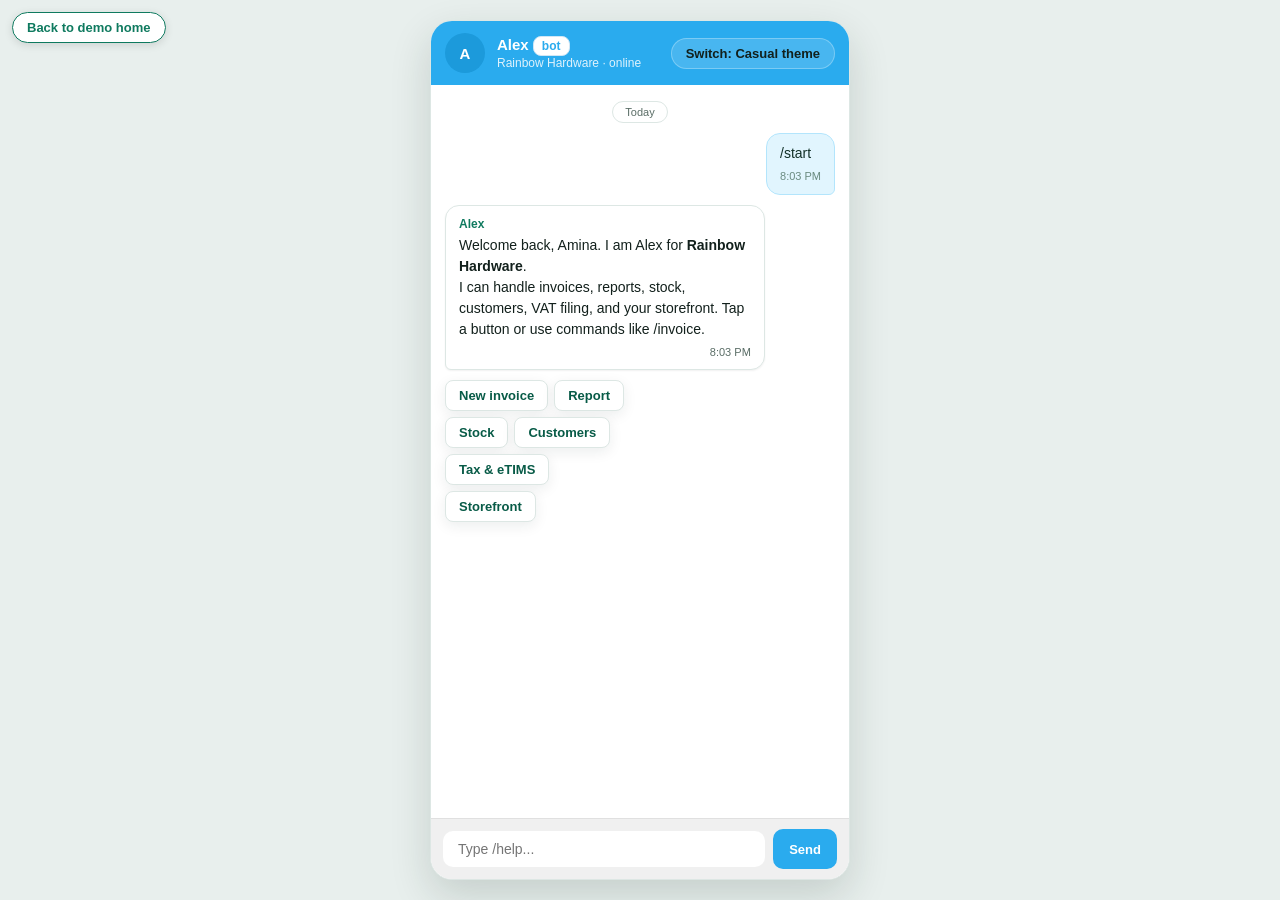
<file: mockups/channels/telegram.html>
<!DOCTYPE html>
<html lang="en">
<head>
  <meta charset="utf-8" />
  <meta name="viewport" content="width=device-width, initial-scale=1" />
  <title>Alex | Telegram Chat</title>
  <link rel="stylesheet" href="../css/theme-fintech.css" />
  <link rel="stylesheet" href="../css/theme-casual.css" />
  <link rel="stylesheet" href="../css/chat-base.css" />
  <style>
    .app { max-width: 420px; height: calc(100vh - 24px); border-radius: var(--radius-lg); }
    .chat-header { background: #2aabee; color: #fff; }
    .chat-header .avatar { background: #1c9adb; color: #fff; }
    .chat-header .state { opacity: 0.85; }
    .chat-body { background: #fff; }
    .msg-bot { background: #fff; border: 1px solid var(--border); box-shadow: 0 1px 2px rgba(0,0,0,0.06); }
    .msg-user { background: #e1f5fe; border: 1px solid #b3e5fc; }
    .bot-cmd { display: inline-block; background: #fff; border: 1px solid #d0e6f5; color: #2aabee; border-radius: 8px; padding: 2px 8px; font-size: 12px; font-weight: 600; }
    .cards-wrap { display: flex; flex-direction: column; gap: 10px; }
    .tg-keys { align-self: flex-start; display: flex; flex-direction: column; gap: 6px; max-width: 92%; }
    .chat-input { background: #f0f0f0; border-top-color: #e0e0e0; }
    .chat-input input { border: none; background: #fff; border-radius: 10px; }
    .chat-input .send { background: #2aabee; color: #fff; border-radius: 10px; width: auto; padding: 0 16px; font-size: 13px; height: 40px; }
    .demo-back {
      position: fixed; top: 12px; left: 12px; z-index: 999;
      background: var(--surface); border: 1px solid var(--primary);
      color: var(--primary); border-radius: 999px;
      padding: 7px 14px; font-size: 13px; font-weight: 600;
      text-decoration: none; box-shadow: 0 2px 8px rgba(0,0,0,0.12);
      font-family: var(--font);
    }
    .demo-back:hover { background: var(--primary-soft); }
  </style>
</head>
<body class="page">
<a class="demo-back" href="../index.html">Back to demo home</a>

  <div class="app">

    <div class="chat-header">
      <div class="avatar">A</div>
      <div class="identity">
        <div class="name">Alex <span class="bot-cmd">bot</span></div>
        <div class="state">Rainbow Hardware · online</div>
      </div>
      <div class="header-actions">
        <button class="theme-toggle" id="themeToggle">Theme</button>
      </div>
    </div>

    <div class="chat-body"></div>

    <div class="chat-input">
      <input type="text" placeholder="Type /help..." />
      <button class="send">Send</button>
    </div>

  </div>

  <script src="../data/demo.js"></script>
  <script src="../js/chat-ui.js"></script>
  <script>
    (function () {
      var D = DEMO;
      var UI = AlexChat.UI.init({
        sender: 'Alex',
        onText: function (text) {
          var t = text.toLowerCase().trim();
          if (/^\/start/.test(t)) return start();
          if (/^\/invoice|invoice|create|bill/.test(t)) return createInvoice();
          if (/^\/report|report|sales|profit/.test(t)) return salesReport();
          if (/^\/stock|stock|inventory/.test(t)) return stockAlert();
          if (/^\/customer|customer|profile/.test(t)) return customerLookup();
          if (/^\/tax|tax|filing|vat|etims/.test(t)) return taxFiling();
          if (/^\/store|store|storefront|orders/.test(t)) return storeFront();
          if (/^\/help|help|menu/.test(t)) return mainMenu();
          UI.user(text);
          UI.say('I did not understand that. Try ' + '/help' + ' to see commands.', { delay: 400, tg: kbMenu() });
        }
      });

      function kbMenu() {
        return [
          [{ label: 'New invoice', action: createInvoice }, { label: 'Report', action: salesReport }],
          [{ label: 'Stock', action: stockAlert }, { label: 'Customers', action: customerLookup }],
          [{ label: 'Tax & eTIMS', action: taxFiling }, { label: 'Storefront', action: storeFront }]
        ];
      }

      UI.pill('Today');
      UI.user('/start');
      UI.say('Welcome back, Amina. I am Alex for **Rainbow Hardware**.\nI can handle invoices, reports, stock, customers, VAT filing, and your storefront. Tap a button or use commands like /invoice.', { delay: 700, tg: kbMenu() });

      function start() {
        UI.say('Main menu.', { delay: 300, tg: kbMenu() });
      }
      function mainMenu() {
        UI.say('Main menu. Tap an option.', { delay: 300, tg: kbMenu() });
      }

      /* invoice */
      function createInvoice() {
        UI.say('Invoice creation, step 1: who is the customer?', { delay: 300,
          tg: [[{ label: 'Bora Builders Ltd', action: function () { invItems('Bora Builders Ltd'); } }],
              [{ label: 'Faith Njoroge', action: function () { invItems('Faith Njoroge'); } }],
              [{ label: 'Kijabe Traders', action: function () { invItems('Kijabe Traders'); } }],
              [{ label: 'Cancel', action: mainMenu }]]
        });
      }
      function invItems(cust) {
        UI.say('Invoice for **' + cust + '**, step 2: pick an item.', { delay: 300,
          tg: [[{ label: 'Cement (50kg bag)', action: function () { invQty(cust, D.items[0]); } }],
              [{ label: 'GI Iron Sheet', action: function () { invQty(cust, D.items[1]); } }],
              [{ label: 'PVC Pipe 6m', action: function () { invQty(cust, D.items[4]); } }],
              [{ label: 'Cancel', action: mainMenu }]]
        });
      }
      function invQty(cust, item) {
        UI.say('Quantity for **' + item.name + '**:', { delay: 250,
          tg: [[{ label: 'x1', action: function () { invConfirm(cust, item, 1); } }, { label: 'x2', action: function () { invConfirm(cust, item, 2); } }, { label: 'x5', action: function () { invConfirm(cust, item, 5); } }],
              [{ label: 'Cancel', action: mainMenu }]]
        });
      }
      function invConfirm(cust, item, qty) {
        var line = qty * item.price, vat = Math.round(line * 0.16), total = line + vat;
        UI.say('Confirm invoice:', { delay: 400,
          cards: [{ kind: 'invoice', data: { id: 'INV-2026-0153', customer: cust, items: [{ name: item.name, qty: qty, line: line }], vat: vat, total: total, status: 'pending' }}],
          tg: [[{ label: 'Send to KRA eTIMS', cls: 'primary', action: function () { invSent(cust, 'INV-2026-0153', total); } }, { label: 'Cancel', action: mainMenu }]]
        });
      }
      function invSent(cust, invId, total) {
        UI.say(invId + ' sent to eTIMS.', { delay: 600,
          cards: [{ kind: 'status', data: { title: invId, sub: cust, cls: 'pending', tag: 'Pending', rows: [{ k: 'Amount', v: D.fmtKES(total) }], note: 'eTIMS serial assigned.' }}],
          tg: [[{ label: 'Mark fulfilled', action: function () { invPaid(invId, cust, total); } }, { label: 'Main menu', action: mainMenu }]]
        });
      }
      function invPaid(invId, cust, total) {
        UI.say('Fulfilled. Payment received.', { delay: 500,
          cards: [{ kind: 'receipt', data: { title: 'Payment received', sub: invId + ' · ' + cust, mpesa: 'QGK72K3M1Q', amount: total, etims: 'ETI-2026-01455' }}]
        });
        setTimeout(function () { UI.say('Anything else?', { delay: 500, tg: kbMenu() }); }, 800);
      }

      /* reports */
      function salesReport() {
        UI.say('Choose a report:', { delay: 300,
          tg: [[{ label: 'This week', action: weekReport }, { label: 'This month', action: monthReport }],
              [{ label: 'Profit & Loss', action: pAndL }, { label: 'Main menu', action: mainMenu }]]
        });
      }
      function weekReport() {
        UI.say('Sales this week.', { delay: 500,
          cards: [{ kind: 'report', data: { title: 'Sales, Sep 8 to 14', rows: [{ name: 'Cement', amount: 136000 }, { name: 'GI Iron Sheet', amount: 230000 }, { name: 'PVC Pipe', amount: 14400 }], total: D.week.amount, note: D.week.count + ' items sold.' }}],
          tg: [[{ label: 'Profit & Loss', action: pAndL }, { label: 'Main menu', action: mainMenu }]]
        });
      }
      function monthReport() {
        UI.say('September to date.', { delay: 500,
          cards: [{ kind: 'report', data: { title: 'Sales, Sep 1 to 14', rows: D.items.map(function (it, i) { return { name: it.name, amount: [1520000, 1280000, 41000, 42000, 39000, 9200][i] }; }), total: D.month.amount, note: D.month.count + ' items sold.' }}],
          tg: [[{ label: 'Profit & Loss', action: pAndL }, { label: 'Main menu', action: mainMenu }]]
        });
      }
      function pAndL() {
        UI.say('Profit & Loss for September.', { delay: 600,
          cards: [{ kind: 'profit', data: { period: 'Sep 1–14, 2026', revenue: D.profit.revenue, cogs: D.profit.cogs, expenses: D.profit.expenses, net: D.profit.revenue - D.profit.cogs - D.profit.expenses, margin: D.profit.margin, proj: 'KES 9,500,000' }}],
          tg: [[{ label: 'Share PDF', action: function () { UI.say('PDF will be sent as a document shortly.', { delay: 500, tg: kbMenu() }); } }, { label: 'Main menu', action: mainMenu }]]
        });
      }

      /* stock */
      function stockAlert() {
        UI.say('Stock levels.', { delay: 500,
          cards: [{ kind: 'stock', data: { title: 'Stock today', rows: D.items.map(function (it) { return { name: it.name, stock: it.stock, unit: it.unit, min: it.min }; }), note: 'Nails 3" below the 100 kg minimum.' }}],
          tg: [[{ label: 'Restock Nails 3"', action: function () { restock(); } }, { label: 'Main menu', action: mainMenu }]]
        });
      }
      function restock() {
        UI.say('Restock order created for 100 kg Nails 3" (Mabati Rolling Mills).', { delay: 600,
          cards: [{ kind: 'status', data: { title: 'Restock request', sub: 'Mabati Rolling Mills', cls: 'pending', tag: 'Sent', rows: [{ k: 'Amount', v: D.fmtKES(19000) }, { k: 'Delivery', v: '3 days' }], note: 'PO auto-synced with eTIMS.' }}],
          tg: [[{ label: 'Main menu', action: mainMenu }]]
        });
      }

      /* customer */
      function customerLookup() {
        UI.say('Choose a customer:', { delay: 300,
          tg: D.customers.map(function (c) { return [{ label: c.name, action: function () { showCust(c); } }]; }).concat([[{ label: 'Main menu', action: mainMenu }]])
        });
      }
      function showCust(c) {
        UI.say('Customer profile:', { delay: 400,
          cards: [{ kind: 'customer', data: { name: c.name, tin: c.tin, phone: c.phone, email: c.email, purchases: parseInt(String(c.purchases).replace(/[^0-9]/g, ''), 10) || 0, last: 'INV-2026-0148' }}],
          tg: [[{ label: 'View invoices', action: function () { UI.say('Recent invoices for ' + c.name + ':', { delay: 300, cards: [{ kind: 'status', data: { title: 'Recent invoices', sub: c.name, rows: [{ k: 'INV-2026-0148', v: 'Fulfilled' }, { k: 'INV-2026-0147', v: 'Fulfilled' }] } }], tg: [[{ label: 'Main menu', action: mainMenu }]] }); } },
                { label: 'Main menu', action: mainMenu }]]
        });
      }

      /* tax */
      function taxFiling() {
        UI.say('Your VAT return for ' + D.vat.period + ' is due on ' + D.vat.due + '.', { delay: 400,
          cards: [{ kind: 'tax', data: { title: 'VAT return for ' + D.vat.period, dueLabel: D.vat.due, period: 'Jul 1 – Aug 31, 2026', amount: D.vat.amount, note: 'eTIMS data synced locally.' }}],
          tg: [[{ label: 'File now', action: function () { fileReturn(); } }, { label: 'Notices', action: function () { notices(); } }],
              [{ label: 'Main menu', action: mainMenu }]]
        });
      }
      function fileReturn() {
        UI.say('Filing VAT return with KRA...', { delay: 800 });
        setTimeout(function () {
          UI.say('VAT filed.', { delay: 500,
            cards: [{ kind: 'status', data: { title: 'VAT filed', sub: D.vat.period, cls: 'fulfilled', tag: 'Filed', rows: [{ k: 'Receipt', v: 'RAA-7248392' }, { k: 'Paid', v: D.fmtKES(D.vat.amount) }], note: 'Receipt saved to your eTIMS portal.' }}],
            tg: [[{ label: 'Main menu', action: mainMenu }]]
          });
        }, 1400);
      }
      function notices() {
        UI.say('Latest KRA notices:', { delay: 400, cards: DEMO.notices.map(function (n) { return { kind: 'notice', data: { title: n.title, from: n.by, date: n.date, body: 'Review stock figures before filing. Use /stock to check.', link: 'etims.kra.go.ke' } }; }), tg: [[{ label: 'Check stock', action: stockAlert }, { label: 'Main menu', action: mainMenu }]] });
      }

      /* storefront */
      function storeFront() {
        UI.say('Storefront orders:', { delay: 400,
          cards: [{ kind: 'store', data: { title: 'Storefront', url: D.store.url, orders: D.store.orders, link: D.store.url }}],
          tg: [[{ label: 'Confirm order', action: function () { confirmOrder(); } }, { label: 'Share link', action: function () { UI.say('Link copied: ' + D.store.url, { delay: 300, tg: kbMenu() }); } }],
              [{ label: 'Main menu', action: mainMenu }]]
        });
      }
      function confirmOrder() {
        UI.say('Order confirmed. Invoice + eTIMS receipt generated.', { delay: 600,
          cards: [{ kind: 'status', data: { title: 'Order confirmed', sub: 'Diana Wambui', cls: 'fulfilled', tag: 'Paid', rows: [{ k: 'Item', v: 'GI Iron Sheet x 20' }, { k: 'Amount', v: D.fmtKES(23000) }, { k: 'Payment', v: 'M-Pesa' }], note: 'Receipt: ETI-2026-01456.' }}],
          tg: [[{ label: 'Main menu', action: mainMenu }]]
        });
      }

    })();
  </script>

</body>
</html>
</file>
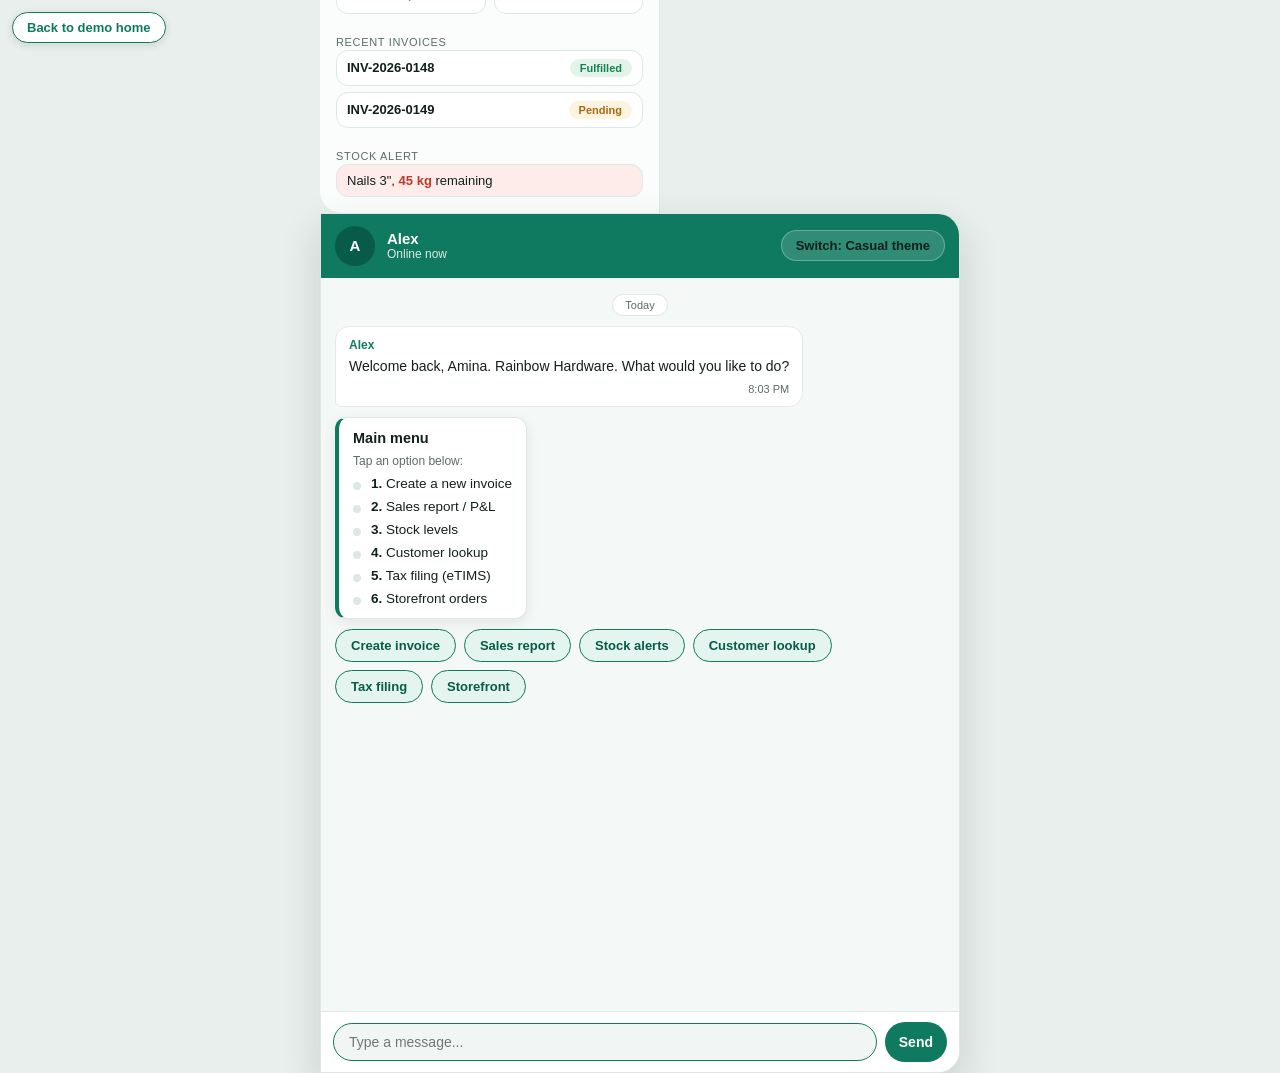
<file: mockups/channels/web.html>
<!DOCTYPE html>
<html lang="en">
<head>
  <meta charset="utf-8" />
  <meta name="viewport" content="width=device-width, initial-scale=1" />
  <title>Alex | Web Chat</title>
  <link rel="stylesheet" href="../css/theme-fintech.css" />
  <link rel="stylesheet" href="../css/theme-casual.css" />
  <link rel="stylesheet" href="../css/chat-base.css" />
  <style>
    .app { max-width: 620px; height: calc(100vh - 24px); }
    .layout-split { max-width: 1000px; flex-direction: row; gap: 0; }
    .layout-split .app-side { width: 340px; border-radius: var(--radius-lg) 0 0 var(--radius-lg); overflow-y: auto; }
    .layout-split .app { max-width: 640px; border-radius: 0 var(--radius-lg) var(--radius-lg) 0; height: calc(100vh - 24px); }
    .chat-header { background: var(--primary); color: #fff; }
    .chat-header .avatar { background: var(--primary-strong); color: #fff; }
    .chat-header .sender { font-weight: 800; }
    .cards-wrap { display: flex; flex-direction: column; gap: 10px; }
    .side .side-title { font-size: 11px; color: var(--muted); text-transform: uppercase; letter-spacing: 0.06em; margin-bottom: 2px; }
    .side .kpi-grid { display: grid; grid-template-columns: 1fr 1fr; gap: 8px; }
    .side .side-section { margin-top: 10px; }
    .side .inv-list { display: flex; flex-direction: column; gap: 6px; }
    .side .inv-item { display: flex; justify-content: space-between; align-items: center; font-size: 13px; padding: 8px 10px; background: var(--bubble-bot); border: 1px solid var(--border); border-radius: var(--radius-sm); }
    .side .inv-item .inv-id { font-weight: 700; }
    .side .inv-item .inv-amt { color: var(--muted); }
    .side .low-stock { font-size: 13px; padding: 8px 10px; background: var(--danger-soft); border: 1px solid var(--border); border-radius: var(--radius-sm); }
    .side .low-stock b { color: var(--danger); }
    @media (max-width: 780px) {
      .layout-split { flex-direction: column; }
      .layout-split .app-side { display: none; }
      .layout-split .app { border-radius: var(--radius-lg); max-width: 100%; }
    }
    .demo-back {
      position: fixed; top: 12px; left: 12px; z-index: 999;
      background: var(--surface); border: 1px solid var(--primary);
      color: var(--primary); border-radius: 999px;
      padding: 7px 14px; font-size: 13px; font-weight: 600;
      text-decoration: none; box-shadow: 0 2px 8px rgba(0,0,0,0.12);
      font-family: var(--font);
    }
    .demo-back:hover { background: var(--primary-soft); }
  </style>
</head>
<body class="page">
<a class="demo-back" href="../index.html">Back to demo home</a>

  <div class="layout-split">

    <div class="app-side side">
      <div class="side-brand">
        <div class="avatar">A</div>
        <div>
          <b>Rainbow Hardware</b>
          <span>Nairobi, CBD</span>
        </div>
      </div>

      <div class="kpi-grid">
        <div class="kpi"><div class="kpi-label">Sales today</div><div class="kpi-value">KES 62,000</div></div>
        <div class="kpi"><div class="kpi-label">Pending invoices</div><div class="kpi-value">2</div></div>
        <div class="kpi"><div class="kpi-label">Unpaid</div><div class="kpi-value">KES 34,950</div></div>
        <div class="kpi"><div class="kpi-label">Low stock</div><div class="kpi-value" style="color:var(--danger)">1</div></div>
      </div>

      <div class="side-section">
        <div class="side-title">Recent invoices</div>
        <div class="inv-list">
          <div class="inv-item"><span class="inv-id">INV-2026-0148</span><span class="badge fulfilled">Fulfilled</span></div>
          <div class="inv-item"><span class="inv-id">INV-2026-0149</span><span class="badge pending">Pending</span></div>
        </div>
      </div>

      <div class="side-section">
        <div class="side-title">Stock alert</div>
        <div class="low-stock">Nails 3", <b>45 kg</b> remaining</div>
      </div>
    </div>

    <div class="app">

      <div class="chat-header">
        <div class="avatar">A</div>
        <div class="identity">
          <div class="name">Alex</div>
          <div class="state">Online now</div>
        </div>
        <div class="header-actions">
          <button class="theme-toggle" id="themeToggle">Switch: Casual theme</button>
        </div>
      </div>

      <div class="chat-body"></div>

      <div class="chat-input">
        <input type="text" placeholder="Type a message..." />
        <button class="send">Send</button>
      </div>

    </div>

  </div>

  <script src="../data/demo.js"></script>
  <script src="../js/chat-ui.js"></script>
  <script>
    (function () {
      var D = DEMO;
      var UI = AlexChat.UI.init({
        sender: 'Alex',
        onText: function (text) {
          var t = text.toLowerCase();
          if (/invoice|create|bill/.test(t)) return createInvoice();
          if (/report|sales|profit|p&l/.test(t)) return salesReport();
          if (/stock|inventory/.test(t)) return stockAlert();
          if (/customer|profile|lookup/.test(t)) return customerLookup();
          if (/tax|filing|vat|etims/.test(t)) return taxFiling();
          if (/store|storefront|orders/.test(t)) return storeFront();
          if (/menu|help|start/.test(t)) return mainMenu();
          UI.say('Try one of the quick replies, or type a keyword: INVOICE, REPORT, STOCK, CUSTOMER, TAX, STORE, or MENU.', {
            delay: 300,
            replies: quickMenu()
          });
        }
      });

      function quickMenu() {
        return [
          { label: 'Create invoice', action: createInvoice },
          { label: 'Sales report', action: salesReport },
          { label: 'Stock alerts', action: stockAlert },
          { label: 'Customer lookup', action: customerLookup },
          { label: 'Tax filing', action: taxFiling },
          { label: 'Storefront', action: storeFront }
        ];
      }

      UI.pill('Today');
      UI.say('Welcome back, Amina. Rainbow Hardware. What would you like to do?', {
        cards: [
          { kind: 'menu', data: {
            title: 'Main menu',
            items: [
              { label: 'Create a new invoice' },
              { label: 'Sales report / P&L' },
              { label: 'Stock levels' },
              { label: 'Customer lookup' },
              { label: 'Tax filing (eTIMS)' },
              { label: 'Storefront orders' }
            ]
          }}
        ],
        replies: quickMenu()
      });

      function mainMenu() {
        UI.say('Here is your main menu.', {
          cards: [{ kind: 'menu', data: { title: 'Main menu', items: [
            { label: 'Create a new invoice' }, { label: 'Sales report / P&L' },
            { label: 'Stock levels' }, { label: 'Customer lookup' },
            { label: 'Tax filing (eTIMS)' }, { label: 'Storefront orders' }
          ]}}],
          replies: quickMenu()
        });
      }

      /* ---------- create invoice ---------- */
      function createInvoice() {
        var customer = null;
        UI.say('Who is this invoice for?', { delay: 300, replies: D.customers.map(function (c) {
          return { label: c.name, action: function () { pickCustomer(c); } };
        }).concat([{ label: '+ New customer', action: function () { pickCustomer({ name: 'New customer', tin: 'P099999999Z', phone: '0700 000 000' }); } }])
        });
      }
      function pickCustomer(c) {
        UI.say('Customer: **' + c.name + '**\nPick items to add.', { delay: 300, replies: D.items.filter(function (it){ return it.unit !== 'kg' || it.stock < 60; }).slice(0,4).map(function (it) {
          return { label: it.name, action: function () { pickQty(c, it, 1); } };
        }).concat([{ label: 'Done and confirm', action: function () { invoiceConfirm(c, [{name:'Cement (50kg bag)', qty:20, price:680, unit:'bag'}]); } }])
        });
      }
      function pickQty(c, item, qty) {
        UI.say('How many **' + item.unit + '** of ' + item.name + '?', { delay: 250, replies: [2,5,10,20].map(function (n) {
          return { label: '' + n, action: function () { invoiceConfirm(c, [{ name: item.name, qty: n, price: item.price, unit: item.unit, line: n * item.price }]); } };
        })});
      }
      function invoiceConfirm(c, items) {
        var total = items.reduce(function (s,i){ return s + (i.line || i.qty * i.price); }, 0);
        var vat = Math.round(total * 0.16);
        var invId = 'INV-2026-0150';
        UI.say('Please confirm this invoice.', { delay: 400,
          cards: [{ kind: 'invoice', data: { id: invId, customer: c.name, items: items.map(function (i){ return { name:i.name, qty:i.qty, line:i.line||i.qty*i.price }; }), vat: vat, total: total + vat, status: 'pending' }}],
          replies: [
            { label: 'Confirm & send to KRA', cls: 'primary', action: function () { invoiceSent(c, invId, total + vat); } },
            { label: 'Cancel', action: mainMenu }
          ]
        });
      }
      function invoiceSent(c, invId, total) {
        UI.say('Invoice sent to KRA eTIMS for validation.', { delay: 600,
          cards: [{ kind: 'status', data: { title: invId, sub: c.name, cls: 'pending', tag: 'Pending fulfillment', rows: [{ k:'Amount', v:D.fmtKES(total) }], note: 'eTIMS receipt will be generated after supplier confirmation.' }}],
          replies: [
            { label: 'Mark fulfilled', cls: 'primary', action: function () { invoiceFulfilled(invId, c.name, total); } },
            { label: 'Main menu', action: mainMenu }
          ]
        });
      }
      function invoiceFulfilled(invId, customer, total) {
        UI.say(invId + ' marked as fulfilled. MPesa payment received.', { delay: 500,
          cards: [{ kind: 'receipt', data: { title: 'Payment received', sub: invId + ' · ' + customer, mpesa: 'QGH7K3B4X9', amount: total, etims: 'ETI-2026-' + (10000 + Math.floor(Math.random()*9000)) }}]
        });
        UI.say('Anything else?', { delay: 600, replies: quickMenu() });
      }

      /* ---------- sales report ---------- */
      function salesReport() {
        UI.say('Which period would you like to report on?', { delay: 300, replies: [
          { label: 'This week', action: function () { reportWeek(); } },
          { label: 'This month', action: function () { reportMonth(); } },
          { label: 'Profit & Loss (month)', action: function () { pAndL(); } }
        ]});
      }
      function reportWeek() {
        UI.say('Here is your sales summary for this week.', { delay: 500,
          cards: [{ kind: 'report', data: {
            title: 'Sales this week (Sep 8–14)',
            rows: [
              { name: 'Cement (50kg bag)', amount: 136000 },
              { name: 'GI Iron Sheet', amount: 230000 },
              { name: 'PVC Pipe 6m', amount: 14400 },
              { name: 'Bulb 12W LED', amount: 2850 }
            ],
            total: D.week.amount,
            note: D.week.count + ' items sold across all categories.'
          }}],
          replies: [{ label: 'View P&L', action: pAndL }, { label: 'Main menu', action: mainMenu }]
        });
      }
      function reportMonth() {
        UI.say('Monthly summary through Sep 14.', { delay: 500,
          cards: [{ kind: 'report', data: {
            title: 'Sales, Sep 1 to 14',
            rows: D.items.map(function (it){ return { name: it.name, amount: Math.round(D.month.amount * (it.price / 12000)) }; }),
            total: D.month.amount,
            note: D.month.count + ' items sold this month so far.'
          }}],
          replies: [{ label: 'View P&L', action: pAndL }, { label: 'Main menu', action: mainMenu }]
        });
      }
      function pAndL() {
        UI.say('Profit & Loss for this month so far.', { delay: 600,
          cards: [{ kind: 'profit', data: { title: 'Profit & Loss', period: 'Sep 1–14, 2026', revenue: D.profit.revenue, cogs: D.profit.cogs, expenses: D.profit.expenses, net: D.profit.revenue - D.profit.cogs - D.profit.expenses, margin: D.profit.margin, proj: 'KES 9,500,000' }}],
          replies: [{ label: 'Share PDF report', action: function () { UI.say('Generating PDF...', { delay: 800 }); setTimeout(function(){ UI.say('PDF report generated and ready to share.', { delay:300, replies: [{label:'Main menu', action:mainMenu}]}); }, 1200); }}, { label: 'Main menu', action: mainMenu }]
        });
      }

      /* ---------- stock ---------- */
      function stockAlert() {
        UI.say('Current stock levels as of today.', { delay: 500,
          cards: [{ kind: 'stock', data: { title: 'Stock levels', rows: D.items.map(function (it){ return { name: it.name, stock: it.stock, unit: it.unit, min: it.min }; }),
            note: 'Nails 3" are below the 100 kg minimum. Tap to restock.' }}],
          replies: [
            { label: 'Restock Nails 3"', action: function () { restockNails(); } },
            { label: 'Main menu', action: mainMenu }
          ]
        });
      }
      function restockNails() {
        UI.say('Restock request created. Sent to Mabati Rolling Mills.', { delay: 600,
          cards: [{ kind: 'status', data: { title: 'Restock request', sub: 'Nails 3" (per kg)', cls: 'pending', tag: 'Sent', rows: [{ k:'Supplier', v:'Mabati Rolling Mills' },{ k:'Qty', v:'100 kg' },{ k:'Amount', v:D.fmtKES(19000) }], note: 'Delivery expected in 3 business days.' }}],
          replies: [{ label: 'Main menu', action: mainMenu }]
        });
      }

      /* ---------- customer ---------- */
      function customerLookup() {
        UI.say('Pick a customer, or type a name to search.', { delay: 300,
          replies: D.customers.map(function (c) {
            return { label: c.name, action: function () { showCustomer(c); } };
          }).concat([{ label: 'Main menu', action: mainMenu }])
        });
      }
      function showCustomer(c) {
        UI.say('Customer profile:', { delay: 400,
          cards: [{ kind: 'customer', data: { name: c.name, tin: c.tin, phone: c.phone, email: c.email, purchases: parseInt(String(c.purchases).replace(/[^0-9]/g,''),10)||0, last: 'INV-2026-0148' }}],
          replies: [
            { label: 'View invoices', action: function () { UI.say('Showing recent invoices for ' + c.name + '.', { delay:300, cards: [{ kind: 'status', data: { title: 'Recent invoices', sub: c.name, rows: [{k:'INV-2026-0148',v:'Fulfilled'},{k:'INV-2026-0147',v:'Fulfilled'}] }}], replies:[{label:'Back',action:mainMenu}]}); } },
            { label: 'Main menu', action: mainMenu }
          ]
        });
      }

      /* ---------- tax ---------- */
      function taxFiling() {
        UI.say('Your VAT return for ' + D.vat.period + ' is due on **' + D.vat.due + '**.', { delay: 400,
          cards: [{ kind: 'tax', data: { title: 'VAT return, ' + D.vat.period, dueLabel: D.vat.due, period: D.vat.period + ' (Jul 1 – Aug 31, 2026)', amount: D.vat.amount, note: 'eTIMS data automatically synced.' }}],
          replies: [
            { label: 'File return', cls: 'primary', action: function () { taxFileReturn(); } },
            { label: 'View KRA notice', action: function () { taxNotice(); } },
            { label: 'Main menu', action: mainMenu }
          ]
        });
      }
      function taxFileReturn() {
        UI.say('Filing VAT return for ' + D.vat.period + '...', { delay: 800 });
        setTimeout(function () {
          UI.say('Return filed with KRA. Receipt generated.', { delay: 600,
            cards: [{ kind: 'status', data: { title: 'VAT return filed', sub: D.vat.period, cls: 'fulfilled', tag: 'Filed', rows: [{ k:'Receipt', v:'RAA-' + (1000000 + Math.floor(Math.random()*900000)) },{ k:'Amount paid', v:D.fmtKES(D.vat.amount) }], note: 'Copy available in your eTIMS portal.' }}],
            replies: [{ label: 'Main menu', action: mainMenu }]
          });
        }, 1400);
      }
      function taxNotice() {
        UI.say('Latest from KRA:', { delay: 400,
          cards: D.notices.map(function (n) { return { kind: 'notice', data: { title: n.title, from: n.by, date: n.date, body: 'Please review and confirm your stock figures before the filing deadline.', link: 'etims.kra.go.ke/notices' }}; }),
          replies: [{ label: 'Main menu', action: mainMenu }]
        });
      }

      /* ---------- storefront ---------- */
      function storeFront() {
        UI.say('Your online storefront at **' + D.store.url + '**', { delay: 400,
          cards: [{ kind: 'store', data: { title: 'Storefront', url: D.store.url, orders: D.store.orders, link: D.store.url }}],
          replies: [
            { label: 'Confirm order', action: function () { confirmOrder(); } },
            { label: 'Share link', action: function () { UI.say('Store link copied: ' + D.store.url, { delay:300, replies:[{label:'Main menu', action:mainMenu}]}); } },
            { label: 'Main menu', action: mainMenu }
          ]
        });
      }
      function confirmOrder() {
        UI.say('Order confirmed and invoice auto-generated.', { delay: 600,
          cards: [{ kind: 'status', data: { title: 'Order confirmed', sub: 'Diana Wambui', cls: 'fulfilled', tag: 'Paid', rows: [{ k:'Item', v:'GI Iron Sheet x 20' },{ k:'Amount', v:D.fmtKES(23000) },{ k:'Payment', v:'MPesa' }], note: 'eTIMS receipt generated automatically.' }}],
          replies: [{ label: 'Main menu', action: mainMenu }]
        });
      }

    })();
  </script>

</body>
</html>
</file>
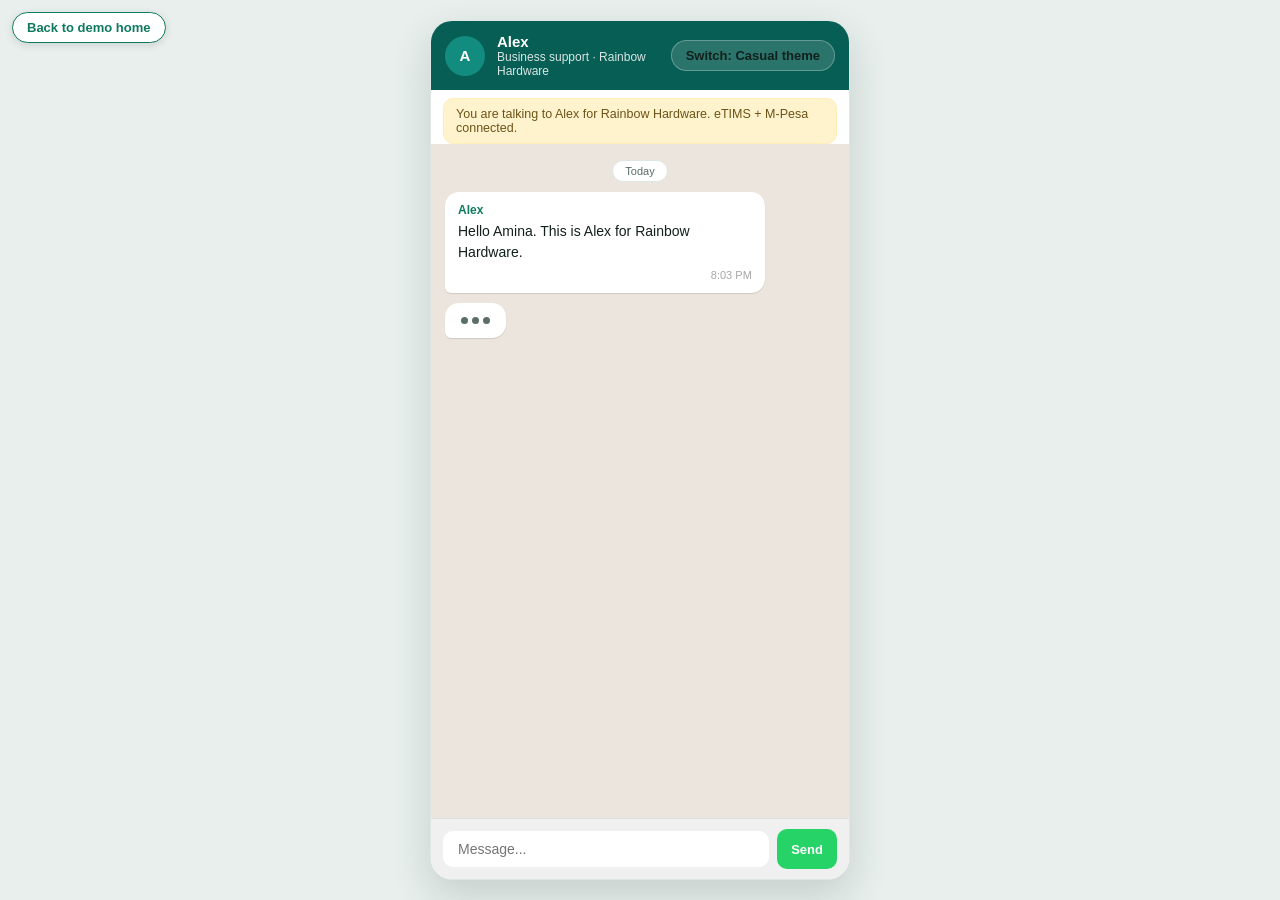
<file: mockups/channels/whatsapp.html>
<!DOCTYPE html>
<html lang="en">
<head>
  <meta charset="utf-8" />
  <meta name="viewport" content="width=device-width, initial-scale=1" />
  <title>Alex | WhatsApp Chat</title>
  <link rel="stylesheet" href="../css/theme-fintech.css" />
  <link rel="stylesheet" href="../css/theme-casual.css" />
  <link rel="stylesheet" href="../css/chat-base.css" />
  <style>
    .app { max-width: 420px; height: calc(100vh - 24px); border-radius: var(--radius-lg); }
    .chat-header { background: #075e54; color: #fff; }
    .chat-header .avatar { background: #128c7e; color: #fff; }
    .chat-header .state { opacity: 0.8; }
    .chat-body { background: #ece5dd; background-image: none; }
    .msg-bot { background: #ffffff; border: none; box-shadow: 0 1px 1px rgba(0,0,0,0.12); }
    .msg-user { background: #dcf8c6; border: none; box-shadow: 0 1px 1px rgba(0,0,0,0.12); }
    .msg .meta { color: rgba(0,0,0,0.35); }
    .ticks { color: #4fc3f7; }
    .wa-banner {
      margin: 8px 12px 0; background: #fff3cd; border: 1px solid #ffeeba; border-radius: 10px;
      padding: 8px 12px; font-size: 12.5px; color: #6b5317;
    }
    .quick-replies.wa .qr { background: #fff; border: 1px solid #25d366; color: #075e54; border-radius: 8px; }
    .quick-replies.wa .qr:hover { background: #25d366; color: #fff; }
    .cards-wrap { display: flex; flex-direction: column; gap: 10px; }
    .chat-input { background: #f0f0f0; border-top-color: #e0e0e0; }
    .chat-input input { border: none; background: #fff; border-radius: 10px; }
    .chat-input .send { background: #25d366; color: #fff; border-radius: 10px; width: auto; padding: 0 14px; font-size: 13px; font-weight: 700; height: 40px; }
    .quick-replies.wa .qr.primary { background: #25d366; color: #fff; }
    .demo-back {
      position: fixed; top: 12px; left: 12px; z-index: 999;
      background: var(--surface); border: 1px solid var(--primary);
      color: var(--primary); border-radius: 999px;
      padding: 7px 14px; font-size: 13px; font-weight: 600;
      text-decoration: none; box-shadow: 0 2px 8px rgba(0,0,0,0.12);
      font-family: var(--font);
    }
    .demo-back:hover { background: var(--primary-soft); }
  </style>
</head>
<body class="page">
<a class="demo-back" href="../index.html">Back to demo home</a>

  <div class="app">

    <div class="chat-header">
      <div class="avatar">A</div>
      <div class="identity">
        <div class="name">Alex</div>
        <div class="state">Business support · Rainbow Hardware</div>
      </div>
      <div class="header-actions">
        <button class="theme-toggle" id="themeToggle">Theme</button>
      </div>
    </div>

    <div class="wa-banner">You are talking to Alex for Rainbow Hardware. eTIMS + M-Pesa connected.</div>

    <div class="chat-body"></div>

    <div class="chat-input">
      <input type="text" placeholder="Message..." />
      <button class="send">Send</button>
    </div>

  </div>

  <script src="../data/demo.js"></script>
  <script src="../js/chat-ui.js"></script>
  <script>
    (function () {
      var D = DEMO;
      var UI = AlexChat.UI.init({
        sender: 'Alex',
        ticks: true,
        onText: function (text) {
          var t = text.toLowerCase();
          if (/invoice|create|bill/.test(t)) return createInvoice();
          if (/report|sales|profit/.test(t)) return salesReport();
          if (/stock|inventory/.test(t)) return stockAlert();
          if (/customer|profile/.test(t)) return customerLookup();
          if (/tax|filing|vat|etims/.test(t)) return taxFiling();
          if (/store|storefront|orders/.test(t)) return storeFront();
          if (/menu|help|start/.test(t)) return mainMenu();
          UI.say('Type a keyword or tap a button: INVOICE, REPORT, STOCK, CUSTOMER, TAX, STORE, MENU.', { delay: 300, replies: quickMenu(), wa: true });
        }
      });

      function quickMenu() {
        return [
          { label: 'Create invoice', action: createInvoice },
          { label: 'Sales report', action: salesReport },
          { label: 'Stock levels', action: stockAlert },
          { label: 'Tax filing', action: taxFiling },
          { label: 'Storefront', action: storeFront }
        ];
      }

      UI.pill('Today');
      UI.bot('Hello Amina. This is Alex for Rainbow Hardware.', 'Alex');
      setTimeout(function () {
        UI.say('What can I help you with today?', { delay: 400, replies: quickMenu(), wa: true });
      }, 600);

      function mainMenu() {
        UI.say('Main menu.', { delay: 300, replies: quickMenu(), wa: true });
      }

      /* invoice flow */
      function createInvoice() {
        UI.say('Who is this invoice for?', { delay: 300, replies: D.customers.map(function (c) { return { label: c.name, action: function () { invItems(c); } }; }).concat([{ label: 'New customer', action: function () { invItems({ name: 'New customer' }); } }]), wa: true });
      }
      function invItems(c) {
        UI.say('Invoice for ' + c.name + '. Add first item:', { delay: 300, replies: D.items.slice(0, 3).map(function (it) { return { label: it.name, action: function () { invQty(c, it); } }; }), wa: true });
      }
      function invQty(c, item) {
        UI.say('Quantity (per ' + item.unit + ')?', { delay: 250, replies: [1, 2, 5, 10].map(function (n) { return { label: 'x' + n, action: function () { invConfirm(c, item, n); } }; }), wa: true });
      }
      function invConfirm(c, item, qty) {
        var line = qty * item.price, vat = Math.round(line * 0.16), total = line + vat;
        UI.say('Ready to send. Confirm?', { delay: 400,
          cards: [{ kind: 'invoice', data: { id: 'INV-2026-0152', customer: c.name, items: [{ name: item.name, qty: qty, line: line }], vat: vat, total: total, status: 'pending' }}],
          replies: [{ label: 'Confirm & send to KRA', cls: 'primary', action: function () { invSent(c.name, 'INV-2026-0152', total); } }, { label: 'Cancel', action: mainMenu }], wa: true
        });
      }
      function invSent(cust, invId, total) {
        UI.say(invId + ' submitted to KRA eTIMS.', { delay: 600,
          cards: [{ kind: 'status', data: { title: invId, sub: cust, cls: 'pending', tag: 'Pending', rows: [{ k: 'Amount', v: D.fmtKES(total) }], note: 'eTIMS serial assigned.' }}],
          replies: [{ label: 'Mark fulfilled', cls: 'primary', action: function () { invPaid(invId, cust, total); } }, { label: 'Main menu', action: mainMenu }], wa: true
        });
      }
      function invPaid(invId, cust, total) {
        UI.say('Fulfilled. M-Pesa payment confirmed.', { delay: 500,
          cards: [{ kind: 'receipt', data: { title: 'Payment received', sub: invId + ' · ' + cust, mpesa: 'QGK92K3M1P', amount: total, etims: 'ETI-2026-01453' }}]
        });
        setTimeout(function () { UI.say('Anything else?', { delay: 500, replies: quickMenu(), wa: true }); }, 800);
      }

      /* reports */
      function salesReport() {
        UI.say('Which report?', { delay: 300, replies: [
          { label: 'This week', action: weekReport },
          { label: 'This month', action: monthReport },
          { label: 'Profit & Loss', action: pAndL }
        ], wa: true });
      }
      function weekReport() {
        UI.say('Sales this week.', { delay: 500,
          cards: [{ kind: 'report', data: { title: 'Sales, Sep 8 to 14', rows: [{ name: 'Cement', amount: 136000 }, { name: 'GI Iron Sheet', amount: 230000 }, { name: 'PVC Pipe', amount: 14400 }], total: D.week.amount, note: D.week.count + ' items sold.' }}],
          replies: [{ label: 'Profit & Loss', action: pAndL }, { label: 'Main menu', action: mainMenu }], wa: true
        });
      }
      function monthReport() {
        UI.say('September to date.', { delay: 500,
          cards: [{ kind: 'report', data: { title: 'Sales, Sep 1 to 14', rows: D.items.map(function (it, i) { return { name: it.name, amount: [1520000, 1280000, 41000, 42000, 39000, 9200][i] }; }), total: D.month.amount, note: D.month.count + ' items sold.' }}],
          replies: [{ label: 'Profit & Loss', action: pAndL }, { label: 'Main menu', action: mainMenu }], wa: true
        });
      }
      function pAndL() {
        UI.say('Profit & Loss.', { delay: 600,
          cards: [{ kind: 'profit', data: { period: 'Sep 1–14, 2026', revenue: D.profit.revenue, cogs: D.profit.cogs, expenses: D.profit.expenses, net: D.profit.revenue - D.profit.cogs - D.profit.expenses, margin: D.profit.margin, proj: 'KES 9,500,000' }}],
          replies: [{ label: 'Share PDF', action: function () { UI.say('PDF report generated, will send it here shortly.', { delay: 500, replies: [{ label: 'Main menu', action: mainMenu }], wa: true }); } }, { label: 'Main menu', action: mainMenu }], wa: true
        });
      }

      /* stock */
      function stockAlert() {
        UI.say('Stock today:', { delay: 500,
          cards: [{ kind: 'stock', data: { title: 'Stock today', rows: D.items.map(function (it) { return { name: it.name, stock: it.stock, unit: it.unit, min: it.min }; }), note: 'Nails 3" below minimum, suggest restock.' }}],
          replies: [{ label: 'Restock nails', action: function () { restock(); } }, { label: 'Main menu', action: mainMenu }], wa: true
        });
      }
      function restock() {
        UI.say('Restock order (100 kg Nails 3") sent to Mabati Rolling Mills.', { delay: 600,
          cards: [{ kind: 'status', data: { title: 'Restock request', sub: 'Mabati Rolling Mills', cls: 'pending', tag: 'Sent', rows: [{ k: 'Qty', v: '100 kg' }, { k: 'Amount', v: D.fmtKES(19000) }], note: 'Delivery in 3 days.' }}],
          replies: [{ label: 'Main menu', action: mainMenu }], wa: true
        });
      }

      /* customers */
      function customerLookup() {
        UI.say('Which customer?', { delay: 300, replies: D.customers.map(function (c) { return { label: c.name, action: function () { showCust(c); } }; }).concat([{ label: 'Main menu', action: mainMenu }]), wa: true });
      }
      function showCust(c) {
        UI.say('Customer found:', { delay: 400,
          cards: [{ kind: 'customer', data: { name: c.name, tin: c.tin, phone: c.phone, email: c.email, purchases: parseInt(String(c.purchases).replace(/[^0-9]/g, ''), 10) || 0, last: 'INV-2026-0148' }}],
          replies: [{ label: 'Send payment request', action: function () { UI.say('A payment request will be sent to ' + c.name + ' via M-Pesa.', { delay: 400, replies: [{ label: 'Main menu', action: mainMenu }], wa: true }); } }, { label: 'Main menu', action: mainMenu }], wa: true
        });
      }

      /* tax */
      function taxFiling() {
        UI.say('VAT return due ' + D.vat.due + '.', { delay: 400,
          cards: [{ kind: 'tax', data: { title: 'VAT return for ' + D.vat.period, dueLabel: D.vat.due, period: 'Jul 1 – Aug 31, 2026', amount: D.vat.amount, note: 'eTIMS data synced. File before ' + D.vat.due + '.' }}],
          replies: [{ label: 'File return', cls: 'primary', action: function () { fileReturn(); } }, { label: 'View notice', action: function () { notices(); } }, { label: 'Main menu', action: mainMenu }], wa: true
        });
      }
      function fileReturn() {
        UI.say('Filing VAT return...', { delay: 900 });
        setTimeout(function () {
          UI.say('Filed.', { delay: 500,
            cards: [{ kind: 'status', data: { title: 'VAT filed', sub: D.vat.period, cls: 'fulfilled', tag: 'Filed', rows: [{ k: 'Receipt', v: 'RAA-7248391' }, { k: 'Paid', v: D.fmtKES(D.vat.amount) }], note: 'Receipt in your eTIMS portal.' }}],
            replies: [{ label: 'Main menu', action: mainMenu }], wa: true
          });
        }, 1500);
      }
      function notices() {
        UI.say('KRA notices:', { delay: 400, cards: DEMO.notices.map(function (n) { return { kind: 'notice', data: { title: n.title, from: n.by, date: n.date, body: 'Review stock figures before filing. Reply STOCK to check.', link: 'etims.kra.go.ke' } }; }), replies: [{ label: 'Main menu', action: mainMenu }], wa: true });
      }

      /* storefront */
      function storeFront() {
        UI.say('Your storefront at ' + D.store.url + ' has new orders.', { delay: 400,
          cards: [{ kind: 'store', data: { title: 'Storefront', url: D.store.url, orders: D.store.orders, link: D.store.url }}],
          replies: [{ label: 'Confirm order', action: function () { confirmOrder(); } }, { label: 'Share link', action: function () { UI.user('Sharing ' + D.store.url); UI.say('Link shared to your customers.', { delay: 400, replies: [{ label: 'Main menu', action: mainMenu }], wa: true }); } }, { label: 'Main menu', action: mainMenu }], wa: true
        });
      }
      function confirmOrder() {
        UI.say('Order confirmed. Invoice + eTIMS receipt generated.', { delay: 600,
          cards: [{ kind: 'status', data: { title: 'Order confirmed', sub: 'Diana Wambui', cls: 'fulfilled', tag: 'Paid', rows: [{ k: 'Item', v: 'GI Iron Sheet x 20' }, { k: 'Amount', v: D.fmtKES(23000) }, { k: 'Payment', v: 'M-Pesa' }], note: 'Receipt: ETI-2026-01454.' }}],
          replies: [{ label: 'Main menu', action: mainMenu }], wa: true
        });
      }

    })();
  </script>

</body>
</html>
</file>
<file: css/landing.css>
/* ============================================================
   Alex Landing Page - landing.css
   ============================================================ */

/* ---------- theme tokens ---------- */
:root {
  --primary: #0f7a5f;
  --primary-strong: #085b47;
  --primary-soft: #e4f4ee;
  --bg: #f7faf9;
  --surface: #ffffff;
  --text: #12201c;
  --muted: #5a6d66;
  --border: #dde7e4;
  --font-stack: -apple-system, "Segoe UI", Roboto, Arial, sans-serif;
}

/* ---------- 1. reset + base ---------- */
*,
*::before,
*::after {
  margin: 0;
  padding: 0;
  box-sizing: border-box;
}

html {
  scroll-behavior: smooth;
  -webkit-text-size-adjust: 100%;
}

body {
  font-family: var(--font-stack);
  font-size: 15px;
  line-height: 1.6;
  color: var(--text);
  background: var(--bg);
  -webkit-font-smoothing: antialiased;
  -moz-osx-font-smoothing: grayscale;
}

::selection {
  background: var(--primary);
  color: #fff;
}

img,
svg {
  display: block;
  max-width: 100%;
}

a {
  color: inherit;
  text-decoration: none;
}

button {
  font-family: inherit;
}

h1, h2, h3, h4, h5, h6 {
  line-height: 1.25;
}

/* ---------- scroll offset for sticky nav ---------- */
section[id] {
  scroll-margin-top: 90px;
}

/* ---------- 2. nav ---------- */
.lp-nav {
  position: sticky;
  top: 0;
  z-index: 100;
  display: flex;
  align-items: center;
  justify-content: space-between;
  gap: 16px;
  background: var(--surface);
  border-bottom: 1px solid var(--border);
  padding: 0 24px;
  height: 60px;
}

.nav-links {
  display: flex;
  align-items: center;
  gap: 28px;
}

.nav-links a {
  font-size: 14px;
  font-weight: 500;
  color: var(--muted);
  transition: color .2s;
}

.nav-links a:hover {
  color: var(--primary);
}

/* ---------- 3. brand ---------- */
.brand {
  display: flex;
  align-items: center;
  gap: 8px;
  text-decoration: none;
  flex-shrink: 0;
}

.brand-avatar {
  width: 28px;
  height: 28px;
  border-radius: 50%;
  background: var(--primary);
  color: #fff;
  font-size: 13px;
  font-weight: 700;
  display: flex;
  align-items: center;
  justify-content: center;
}

.brand-name {
  font-weight: 700;
  font-size: 16px;
  color: var(--text);
}

/* ---------- 4. buttons ---------- */
.btn {
  display: inline-block;
  padding: 10px 22px;
  border-radius: 10px;
  font-weight: 600;
  font-size: 14px;
  border: none;
  cursor: pointer;
  text-align: center;
  text-decoration: none;
  line-height: 1.4;
  transition: background .2s, color .2s, box-shadow .2s, border-color .2s;
}

.btn-primary {
  background: var(--primary);
  color: #fff;
}

.btn-primary:hover {
  background: var(--primary-strong);
}

.btn-ghost {
  background: var(--surface);
  color: var(--primary);
  border: 1px solid var(--primary);
}

.btn-ghost:hover {
  background: var(--primary-soft);
}

.btn-lg {
  padding: 14px 30px;
  font-size: 15px;
}

/* ---------- 5. hero ---------- */
.hero {
  background: linear-gradient(180deg, #ffffff 0%, #eef7f2 100%);
  padding: 64px 24px 56px;
}

.hero-inner {
  max-width: 1120px;
  margin: 0 auto;
  display: grid;
  grid-template-columns: 1.05fr 0.95fr;
  align-items: center;
  gap: 48px;
}

.hero-kicker {
  font-size: 12px;
  font-weight: 700;
  text-transform: uppercase;
  letter-spacing: 0.08em;
  color: var(--primary);
  margin-bottom: 14px;
}

.hero h1 {
  font-size: 48px;
  font-weight: 800;
  letter-spacing: -0.03em;
  color: var(--text);
  margin-bottom: 20px;
}

.hero-sub {
  font-size: 18px;
  color: var(--muted);
  max-width: 560px;
  margin-bottom: 28px;
}

.hero-ctas {
  display: flex;
  flex-wrap: wrap;
  gap: 12px;
  margin-bottom: 16px;
}

.hero-note {
  font-size: 13px;
  color: var(--muted);
}

/* ---------- 6. hero chat preview ---------- */
.hero-chat {
  max-width: 360px;
  width: 100%;
  margin: 0 auto;
  background: var(--surface);
  border-radius: 24px;
  border: 1px solid var(--border);
  box-shadow: 0 4px 20px rgba(18, 42, 34, 0.08);
  overflow: hidden;
}

.chat-preview-header {
  background: var(--primary);
  display: flex;
  align-items: center;
  gap: 10px;
  padding: 14px 16px;
  border-radius: 24px 24px 0 0;
}

.chat-preview-avatar {
  width: 34px;
  height: 34px;
  border-radius: 50%;
  background: #fff;
  color: var(--primary);
  font-size: 14px;
  font-weight: 700;
  display: flex;
  align-items: center;
  justify-content: center;
  flex-shrink: 0;
}

.chat-preview-meta {
  min-width: 0;
}

.chat-preview-name {
  color: #fff;
  font-weight: 600;
  font-size: 15px;
}

.chat-preview-state {
  font-size: 12px;
  color: rgba(255, 255, 255, 0.8);
}

.chat-preview-body {
  padding: 14px;
  background: #f4f8f7;
  min-height: 220px;
  display: flex;
  flex-direction: column;
  gap: 10px;
  overflow: hidden;
}

.preview-day {
  text-align: center;
  font-size: 11px;
  color: var(--muted);
}

.preview-msg {
  max-width: 85%;
  padding: 9px 12px;
  border-radius: 12px;
  font-size: 14px;
  line-height: 1.5;
}

.preview-msg-bot {
  background: var(--surface);
  align-self: flex-start;
  box-shadow: 0 1px 4px rgba(18, 42, 34, 0.06);
}

.preview-sender {
  font-size: 11px;
  font-weight: 700;
  text-transform: uppercase;
  color: var(--primary);
  margin-bottom: 2px;
}

.preview-text {
  color: var(--text);
}

.preview-meta {
  font-size: 11px;
  color: var(--muted);
  text-align: right;
  margin-top: 2px;
}

.preview-quick {
  display: flex;
  flex-wrap: wrap;
  gap: 6px;
  margin-top: 6px;
}

.preview-chip {
  background: var(--surface);
  border: 1px solid var(--primary);
  color: var(--primary);
  font-size: 12px;
  font-weight: 700;
  border-radius: 999px;
  padding: 6px 12px;
  cursor: pointer;
  transition: background .2s;
}

.preview-chip:hover {
  background: var(--primary-soft);
}

/* ---------- 7. trust strip ---------- */
.trust-strip {
  width: 100%;
  background: var(--surface);
  border-top: 1px solid var(--border);
  border-bottom: 1px solid var(--border);
}

.trust-inner {
  max-width: 1120px;
  margin: 0 auto;
  display: flex;
  flex-wrap: wrap;
  justify-content: center;
  gap: 28px;
  padding: 14px 24px;
}

.trust-item {
  font-size: 14px;
  font-weight: 500;
  display: flex;
  align-items: center;
}

.trust-dot {
  width: 8px;
  height: 8px;
  border-radius: 50%;
  background: var(--primary);
  display: inline-block;
  margin-right: 8px;
  flex-shrink: 0;
}

/* ---------- 8. sections ---------- */
.section {
  padding: 72px 24px;
}

.section-alt {
  background: var(--bg);
}

.container {
  max-width: 1080px;
  margin: 0 auto;
}

.container-narrow {
  max-width: 820px;
  margin: 0 auto;
}

.section-title {
  font-size: 32px;
  font-weight: 800;
  color: var(--text);
  text-align: center;
  margin-bottom: 10px;
}

.section-intro {
  font-size: 17px;
  color: var(--muted);
  text-align: center;
  max-width: 640px;
  margin: 0 auto 40px;
}

/* ---------- 9. pillars ---------- */
.pillars {
  display: grid;
  grid-template-columns: repeat(3, 1fr);
  gap: 32px;
}

.pillar {
  text-align: center;
  padding: 24px 16px;
}

.pillar-num {
  font-size: 40px;
  font-weight: 800;
  color: var(--primary);
  opacity: 0.35;
  margin-bottom: 8px;
}

.pillar h3 {
  font-size: 18px;
  font-weight: 700;
  margin-bottom: 8px;
  color: var(--text);
}

.pillar p {
  font-size: 15px;
  color: var(--muted);
}

/* ---------- 10. features grid ---------- */
.features-grid {
  display: grid;
  grid-template-columns: repeat(auto-fit, minmax(260px, 1fr));
  gap: 16px;
}

.feature-card {
  background: var(--surface);
  border: 1px solid var(--border);
  border-radius: 16px;
  padding: 22px;
  box-shadow: 0 2px 8px rgba(18, 42, 34, 0.04);
  transition: transform .2s, box-shadow .2s;
}

.feature-card:hover {
  transform: translateY(-3px);
  box-shadow: 0 6px 24px rgba(18, 42, 34, 0.1);
}

.feature-icon {
  width: 40px;
  height: 40px;
  border-radius: 10px;
  background: var(--primary-soft);
  color: var(--primary);
  font-size: 14px;
  font-weight: 800;
  display: flex;
  align-items: center;
  justify-content: center;
  margin-bottom: 12px;
}

.feature-card h3 {
  font-size: 18px;
  font-weight: 700;
  margin-bottom: 6px;
  color: var(--text);
}

.feature-card p {
  font-size: 14.5px;
  color: var(--muted);
}

/* ---------- 11. steps-3 ---------- */
.steps-3 {
  display: grid;
  grid-template-columns: repeat(3, 1fr);
  gap: 32px;
}

.how-step {
  position: relative;
  padding-top: 56px;
  text-align: center;
}

.step-num {
  position: absolute;
  top: 0;
  left: 50%;
  transform: translateX(-50%);
  width: 44px;
  height: 44px;
  border-radius: 50%;
  background: var(--primary);
  color: #fff;
  font-size: 18px;
  font-weight: 700;
  display: flex;
  align-items: center;
  justify-content: center;
}

.how-step h3 {
  font-size: 18px;
  font-weight: 700;
  margin-bottom: 8px;
  color: var(--text);
}

.how-step p {
  font-size: 15px;
  color: var(--muted);
}

/* ---------- 12. channel grid ---------- */
.channel-grid {
  display: grid;
  grid-template-columns: repeat(auto-fit, minmax(180px, 1fr));
  gap: 14px;
}

.channel-card {
  background: var(--surface);
  border: 1px solid var(--border);
  border-radius: 16px;
  padding: 18px;
  text-decoration: none;
  color: inherit;
  box-shadow: 0 2px 8px rgba(18, 42, 34, 0.04);
  transition: transform .2s, box-shadow .2s;
}

.channel-card:hover {
  transform: translateY(-3px);
  box-shadow: 0 6px 24px rgba(18, 42, 34, 0.1);
}

.hc-icon {
  width: 44px;
  height: 44px;
  border-radius: 12px;
  color: #fff;
  font-size: 15px;
  font-weight: 700;
  display: flex;
  align-items: center;
  justify-content: center;
  margin-bottom: 10px;
}

.hc-icon.web { background: var(--primary); }
.hc-icon.mob { background: #2e86c1; }
.hc-icon.wa  { background: #25d366; }
.hc-icon.tg  { background: #2aabee; }
.hc-icon.sms { background: #4a5568; }

.hc-tag {
  display: block;
  font-size: 11px;
  text-transform: uppercase;
  letter-spacing: 0.06em;
  font-weight: 700;
  color: var(--primary);
  margin-bottom: 4px;
}

.channel-card h3 {
  font-size: 16px;
  font-weight: 700;
  margin-bottom: 4px;
  color: var(--text);
}

.channel-card p {
  font-size: 13px;
  color: var(--muted);
}

/* ---------- 13. persona grid ---------- */
.persona-grid {
  display: grid;
  grid-template-columns: repeat(3, 1fr);
  gap: 24px;
}

.persona-card {
  background: var(--surface);
  border: 1px solid var(--border);
  border-radius: 16px;
  padding: 22px;
  box-shadow: 0 2px 8px rgba(18, 42, 34, 0.04);
}

.persona-avatar {
  width: 40px;
  height: 40px;
  border-radius: 50%;
  background: var(--primary);
  color: #fff;
  font-size: 14px;
  font-weight: 700;
  display: flex;
  align-items: center;
  justify-content: center;
  margin-bottom: 12px;
}

.persona-card h3 {
  font-size: 18px;
  font-weight: 700;
  margin-bottom: 8px;
  color: var(--text);
}

.persona-card p {
  font-size: 14.5px;
  color: var(--muted);
}

.persona-name {
  font-size: 13px;
  font-weight: 700;
  color: var(--primary);
  margin-top: 12px;
}

/* ---------- 14. FAQ ---------- */
.faq-list {
  max-width: 780px;
  margin: 0 auto;
}

.faq-item {
  background: var(--surface);
  border: 1px solid var(--border);
  border-radius: 14px;
  margin-bottom: 12px;
  overflow: hidden;
}

.faq-q {
  width: 100%;
  background: transparent;
  border: none;
  padding: 16px 18px;
  font-size: 16px;
  font-weight: 700;
  color: var(--text);
  text-align: left;
  cursor: pointer;
  display: flex;
  justify-content: space-between;
  align-items: center;
  gap: 12px;
}

.faq-q::after {
  content: "+";
  font-size: 22px;
  font-weight: 700;
  color: var(--primary);
  transition: transform .3s ease;
  flex-shrink: 0;
  line-height: 1;
}

.faq-item.open .faq-q::after {
  transform: rotate(45deg);
}

.faq-a {
  max-height: 0;
  overflow: hidden;
  transition: max-height .3s ease, padding .3s ease;
  padding: 0 18px;
  color: var(--muted);
  background: #fbfdfc;
  font-size: 15px;
  line-height: 1.6;
}

.faq-item.open .faq-a {
  max-height: 300px;
  padding: 0 18px 16px;
}

/* ---------- 15. CTA band ---------- */
.cta-band {
  background: linear-gradient(135deg, #0f7a5f, #085b47);
  color: #fff;
  text-align: center;
  padding: 72px 24px;
}

.cta-band h2 {
  font-size: 32px;
  font-weight: 700;
}

.cta-band > .container-narrow > p {
  font-size: 17px;
  opacity: 0.85;
  margin-top: 8px;
}

.waitlist-form {
  display: flex;
  justify-content: center;
  flex-wrap: wrap;
  gap: 12px;
  margin-top: 24px;
}

.waitlist-form input {
  padding: 13px 16px;
  border-radius: 10px;
  border: none;
  font-size: 15px;
  font-family: var(--font-stack);
  width: 240px;
  outline: none;
}

.waitlist-form input:focus {
  box-shadow: 0 0 0 2px rgba(255, 255, 255, 0.6);
}

.cta-band .btn {
  background: var(--surface);
  color: var(--primary);
}

.cta-band .btn:hover {
  background: #e4f4ee;
}

.waitlist-success {
  margin-top: 16px;
  background: var(--surface);
  border: 1px solid var(--primary);
  color: var(--primary);
  padding: 12px 18px;
  border-radius: 10px;
  font-size: 15px;
  display: inline-block;
}

.waitlist-success[hidden] {
  display: none;
}

/* ---------- 16. footer ---------- */
.lp-footer {
  background: #12201c;
  color: #cfe0da;
  padding: 40px 24px;
  display: grid;
  grid-template-columns: 1.5fr 1fr 1fr 1fr;
  gap: 24px;
}

.lp-footer a {
  color: #cfe0da;
  text-decoration: none;
  transition: color .2s;
}

.lp-footer a:hover {
  color: #fff;
}

.lp-footer h4 {
  color: #fff;
  font-size: 14px;
  font-weight: 700;
  text-transform: uppercase;
  letter-spacing: 0.06em;
  margin-bottom: 12px;
}

.lp-footer span {
  display: block;
  color: #a8c4bc;
  font-size: 14px;
  margin-bottom: 6px;
}

.lp-footer p {
  font-size: 14px;
  color: #a8c4bc;
  margin-top: 10px;
}

.lp-footer .brand-avatar {
  background: var(--primary);
}

.lp-footer .brand-name {
  color: #fff;
}

.lp-footer .brand {
  display: inline-flex;
}

/* ---------- 17. back to top ---------- */
.back-top {
  position: fixed;
  bottom: 22px;
  right: 22px;
  display: none;
  background: var(--surface);
  color: var(--primary);
  border: 1px solid var(--primary);
  border-radius: 999px;
  padding: 10px 16px;
  font-size: 13px;
  font-weight: 700;
  cursor: pointer;
  box-shadow: 0 4px 16px rgba(18, 42, 34, 0.1);
  z-index: 90;
  transition: background .2s;
}

.back-top:hover {
  background: var(--primary-soft);
}

.back-top.show {
  display: block;
}

/* ---------- 20. accessibility focus-visible ---------- */
.btn-primary:focus-visible,
.preview-chip:focus-visible,
.faq-q:focus-visible,
.channel-card:focus-visible,
.back-top:focus-visible {
  outline: 2px solid var(--primary-strong);
  outline-offset: 2px;
}

/* ---------- 19. responsive ---------- */
@media (max-width: 900px) {
  /* nav */
  .nav-links {
    display: none;
  }

  /* hero */
  .hero-inner {
    grid-template-columns: 1fr;
    text-align: center;
    gap: 36px;
  }

  .hero-sub {
    margin-left: auto;
    margin-right: auto;
  }

  .hero-ctas {
    justify-content: center;
  }

  .hero-note {
    text-align: center;
  }

  .hero-chat {
    max-width: 320px;
  }

  /* pillars */
  .pillars {
    grid-template-columns: 1fr;
    gap: 24px;
  }

  /* steps */
  .steps-3 {
    grid-template-columns: 1fr;
    gap: 36px;
  }

  /* persona */
  .persona-grid {
    grid-template-columns: 1fr;
  }

  /* channel */
  .channel-grid {
    grid-template-columns: repeat(auto-fit, minmax(160px, 1fr));
  }

  /* footer */
  .lp-footer {
    grid-template-columns: 1fr 1fr;
  }
}

@media (max-width: 600px) {
  .hero h1 {
    font-size: 36px;
  }

  .hero {
    padding: 48px 20px 40px;
  }

  .section {
    padding: 52px 20px;
  }

  .cta-band {
    padding: 52px 20px;
  }

  .lp-footer {
    grid-template-columns: 1fr;
  }

  .waitlist-form input {
    width: 100%;
  }

  .channel-grid {
    grid-template-columns: 1fr;
  }
}

/* wide desktop: 5-col channel grid */
@media (min-width: 1100px) {
  .channel-grid {
    grid-template-columns: repeat(5, 1fr);
  }
}
</file>
<file: mockups/css/theme-fintech.css>
/* Alex - theme: Fintech Modern */
:root,
:root[data-theme="fintech"] {
  --bg: #e8efed;
  --surface: #ffffff;
  --chat-bg: #f4f8f7;
  --bubble-bot: #ffffff;
  --bubble-bot-border: #e3eae8;
  --bubble-user: #dff1ea;
  --bubble-user-text: #123129;
  --bubble-user-meta: #6a8b80;
  --text: #12201c;
  --muted: #5a6d66;
  --primary: #0f7a5f;
  --primary-strong: #085b47;
  --primary-soft: #e4f4ee;
  --on-primary: #ffffff;
  --accent: #2e86c1;
  --success: #17824e;
  --success-soft: #e2f4ea;
  --warning: #a8680f;
  --warning-soft: #fdf3df;
  --danger: #c0392b;
  --danger-soft: #fdece9;
  --border: #dde7e4;
  --radius: 14px;
  --radius-sm: 12px;
  --radius-lg: 22px;
  --shadow: 0 16px 40px rgba(18, 42, 34, 0.16);
  --shadow-soft: 0 4px 14px rgba(18, 42, 34, 0.08);
  --chrome: #ffffff;
  --chrome-text: #12201c;
  --side-bg: #fbfdfc;
  --input-bg: #f1f6f4;
}
</file>
<file: mockups/css/theme-casual.css>
/* Alex - theme: Friendly Casual */
:root[data-theme="casual"] {
  --bg: #f7efdf;
  --surface: #fffdf6;
  --chat-bg: #f4ead8;
  --bubble-bot: #ffffff;
  --bubble-bot-border: #f0e3cd;
  --bubble-user: #ffded0;
  --bubble-user-text: #4a2c1c;
  --bubble-user-meta: #c08a6a;
  --text: #3b2d20;
  --muted: #8a7761;
  --primary: #e8734a;
  --primary-strong: #c95a33;
  --primary-soft: #ffe7db;
  --on-primary: #ffffff;
  --accent: #d9a520;
  --success: #3d8b5f;
  --success-soft: #e2f3e8;
  --warning: #c98a2d;
  --warning-soft: #fdf0d3;
  --danger: #cf5240;
  --danger-soft: #fbebe4;
  --border: #f0e3cd;
  --radius: 18px;
  --radius-sm: 14px;
  --radius-lg: 26px;
  --shadow: 0 16px 40px rgba(92, 62, 28, 0.16);
  --shadow-soft: 0 4px 14px rgba(92, 62, 28, 0.08);
  --chrome: #ffffff;
  --chrome-text: #3b2d20;
  --side-bg: #fffaf0;
  --input-bg: #f8efe0;
}
</file>
<file: mockups/css/chat-base.css>
/* Alex - chat mockups - shared base component styles */
:root {
  --font: -apple-system, "Segoe UI", Roboto, "Helvetica Neue", Arial, sans-serif;
}

* { box-sizing: border-box; margin: 0; padding: 0; }

html, body { height: 100%; }

body {
  font-family: var(--font);
  background: var(--bg);
  color: var(--text);
  -webkit-font-smoothing: antialiased;
}

/* ---------- page shell ---------- */
.page {
  min-height: 100vh;
  display: flex;
  flex-direction: column;
  align-items: center;
  justify-content: center;
  padding: 12px;
  gap: 12px;
}

/* phone-like frame */
.app {
  width: 100%;
  max-width: 460px;
  height: calc(100vh - 24px);
  max-height: 860px;
  background: var(--surface);
  border-radius: var(--radius-lg);
  box-shadow: var(--shadow);
  border: 1px solid var(--border);
  display: flex;
  flex-direction: column;
  overflow: hidden;
}

/* split layout used by the web chat */
.layout-split {
  max-width: 980px;
  flex-direction: row;
}
.layout-split .app-side { width: 320px; }
.layout-split .app { max-width: 620px; height: calc(100vh - 24px); }

/* ---------- hub card grid ---------- */
.hub-head { padding: 28px 20px 6px; max-width: 980px; width: 100%; }
.hub-head h1 { font-size: 26px; font-weight: 800; letter-spacing: -0.02em; }
.hub-head p { color: var(--muted); margin-top: 4px; font-size: 14px; }
.hub-grid {
  display: grid;
  grid-template-columns: repeat(auto-fill, minmax(210px, 1fr));
  gap: 14px;
  width: 100%;
  max-width: 980px;
  padding-bottom: 20px;
}
.hub-card {
  background: var(--surface);
  border: 1px solid var(--border);
  border-radius: var(--radius);
  box-shadow: var(--shadow-soft);
  padding: 18px;
  display: flex;
  flex-direction: column;
  gap: 8px;
  text-decoration: none;
  color: inherit;
  transition: transform 0.12s ease, box-shadow 0.12s ease;
}
.hub-card:hover { transform: translateY(-2px); box-shadow: var(--shadow); }
.hub-card .hc-emoji {
  width: 44px; height: 44px; border-radius: 12px;
  display: flex; align-items: center; justify-content: center;
  font-size: 20px; font-weight: 800; color: var(--on-primary);
  background: var(--primary);
}
.hub-card h3 { font-size: 16px; font-weight: 700; }
.hub-card p { font-size: 13px; color: var(--muted); line-height: 1.45; }
.hub-card .hc-tag { font-size: 11px; font-weight: 700; text-transform: uppercase; letter-spacing: 0.04em; color: var(--primary); }
.hub-note { font-size: 12px; color: var(--muted); max-width: 980px; width: 100%; line-height: 1.5; padding-bottom: 12px; }

/* theme toggle pill */
.theme-toggle {
  border: 1px solid var(--border);
  background: var(--surface);
  color: var(--text);
  border-radius: 999px;
  padding: 7px 14px;
  font-size: 13px;
  font-weight: 600;
  cursor: pointer;
  font-family: var(--font);
}
.theme-toggle:hover { border-color: var(--primary); color: var(--primary); }

/* ---------- chat chrome ---------- */
.chat-header {
  display: flex;
  align-items: center;
  gap: 12px;
  padding: 12px 14px;
  background: var(--chrome);
  color: var(--chrome-text);
  flex: 0 0 auto;
}
.chat-header .avatar {
  width: 40px; height: 40px; border-radius: 50%;
  background: var(--chrome-avatar, var(--primary));
  color: #fff;
  display: flex; align-items: center; justify-content: center;
  font-weight: 800; font-size: 15px;
}
.chat-header .identity { flex: 1; min-width: 0; }
.chat-header .identity .name { font-weight: 700; font-size: 15px; white-space: nowrap; overflow: hidden; text-overflow: ellipsis; }
.chat-header .identity .state { font-size: 12px; opacity: 0.85; }
.chat-header .header-actions { display: flex; gap: 8px; align-items: center; }
.chat-header .header-actions .theme-toggle {
  background: rgba(255, 255, 255, 0.14);
  border-color: rgba(255, 255, 255, 0.28);
  color: var(--chrome-text);
}
.chat-header .back {
  background: none; border: none; color: inherit; font-size: 18px; cursor: pointer; line-height: 1;
}

/* ---------- side panel (web) ---------- */
.side {
  background: var(--side-bg, var(--surface));
  border-right: 1px solid var(--border);
  padding: 16px;
  display: flex;
  flex-direction: column;
  gap: 12px;
  overflow-y: auto;
}
.side .side-brand { display: flex; align-items: center; gap: 10px; }
.side .side-brand .avatar { width: 38px; height: 38px; border-radius: 50%; background: var(--primary); color: #fff; display: flex; align-items: center; justify-content: center; font-weight: 800; }
.side .side-brand b { font-size: 15px; }
.side .side-brand span { font-size: 12px; color: var(--muted); display: block; }
.side-kpis { display: grid; grid-template-columns: 1fr 1fr; gap: 10px; }
.kpi { background: var(--bubble-bot); border: 1px solid var(--border); border-radius: var(--radius-sm); padding: 10px 12px; }
.kpi .kpi-label { font-size: 11px; color: var(--muted); text-transform: uppercase; letter-spacing: 0.04em; }
.kpi .kpi-value { font-size: 17px; font-weight: 800; margin-top: 2px; }
.side-list { display: flex; flex-direction: column; gap: 6px; }
.side-list .sl-title { font-size: 11px; color: var(--muted); text-transform: uppercase; letter-spacing: 0.05em; }
.side-item { display: flex; justify-content: space-between; align-items: center; font-size: 13px; padding: 8px 10px; background: var(--bubble-bot); border: 1px solid var(--border); border-radius: var(--radius-sm); }
.side-item .si-name { font-weight: 600; }
.side-item .si-amt { color: var(--muted); }

/* ---------- chat body ---------- */
.chat-body {
  flex: 1 1 auto;
  overflow-y: auto;
  padding: 16px 14px;
  display: flex;
  flex-direction: column;
  gap: 10px;
  background: var(--chat-bg);
}
.chat-body::-webkit-scrollbar { width: 6px; }
.chat-body::-webkit-scrollbar-thumb { background: var(--border); border-radius: 4px; }

.day-pill {
  align-self: center;
  font-size: 11px;
  color: var(--muted);
  background: var(--bubble-bot);
  border: 1px solid var(--border);
  padding: 4px 12px;
  border-radius: 999px;
}

/* ---------- messages ---------- */
.msg {
  max-width: 82%;
  padding: 9px 13px;
  border-radius: var(--radius);
  font-size: 14px;
  line-height: 1.5;
  position: relative;
  word-wrap: break-word;
}
.msg-bot { align-self: flex-start; background: var(--bubble-bot); border: 1px solid var(--bubble-bot-border, transparent); border-bottom-left-radius: 6px; }
.msg-user { align-self: flex-end; background: var(--bubble-user); color: var(--bubble-user-text, var(--text)); border-bottom-right-radius: 6px; }
.msg .sender { font-size: 12px; font-weight: 800; color: var(--primary); margin-bottom: 2px; }
.msg .meta { display: flex; align-items: center; gap: 5px; font-size: 11px; color: var(--muted); margin-top: 4px; justify-content: flex-end; }
.msg-user .meta { color: var(--bubble-user-meta, var(--muted)); }
.msg .ticks { letter-spacing: -2px; font-weight: 800; }

/* typing indicator */
.msg-typing { display: inline-flex; gap: 4px; padding: 14px 16px; align-items: center; }
.msg-typing span { width: 7px; height: 7px; border-radius: 50%; background: var(--muted); animation: blink 1.2s infinite; }
.msg-typing span:nth-child(2) { animation-delay: 0.2s; }
.msg-typing span:nth-child(3) { animation-delay: 0.4s; }
@keyframes blink { 0%, 80%, 100% { opacity: 0.25; } 40% { opacity: 1; } }

/* ---------- quick replies ---------- */
.quick-replies {
  align-self: flex-start;
  display: flex;
  flex-wrap: wrap;
  gap: 8px;
  max-width: 92%;
}
.qr {
  border: 1px solid var(--primary);
  background: var(--primary-soft);
  color: var(--primary-strong, var(--primary));
  border-radius: 999px;
  padding: 8px 15px;
  font-size: 13px;
  font-weight: 600;
  cursor: pointer;
  font-family: var(--font);
}
.qr:hover { background: var(--primary); color: var(--on-primary); }
.qr.primary { background: var(--primary); color: var(--on-primary); }

/* numbered SMS menu */
.sms-choices { align-self: flex-start; display: flex; flex-direction: column; gap: 8px; }
.sms-choice {
  display: flex; gap: 10px; align-items: center;
  background: var(--surface);
  border: 1px solid var(--border);
  border-radius: var(--radius-sm);
  padding: 9px 12px;
  font-size: 13.5px;
  cursor: pointer;
  text-align: left;
  font-family: var(--font);
  color: var(--text);
}
.sms-choice .num { font-weight: 800; color: var(--primary); }
.sms-choice:hover { border-color: var(--primary); }

/* inline keyboard (telegram) */
.tg-row { display: flex; flex-wrap: wrap; gap: 6px; align-self: flex-start; max-width: 92%; }
.tg-btn {
  background: var(--surface);
  border: 1px solid var(--border);
  color: var(--primary-strong, var(--text));
  border-radius: 8px;
  padding: 7px 13px;
  font-size: 13px;
  font-weight: 600;
  cursor: pointer;
  font-family: var(--font);
  box-shadow: var(--shadow-soft);
}
.tg-btn:hover { border-color: var(--primary); }

/* ---------- rich cards in chat ---------- */
.vcard {
  background: var(--surface);
  border: 1px solid var(--border);
  border-left: 4px solid var(--primary);
  border-radius: var(--radius-sm);
  box-shadow: var(--shadow-soft);
  padding: 12px 14px;
  font-size: 13.5px;
  max-width: 92%;
  align-self: flex-start;
  display: flex;
  flex-direction: column;
  gap: 8px;
}
.vcard .card-head { display: flex; justify-content: space-between; align-items: flex-start; gap: 8px; }
.vcard .card-title { font-weight: 800; font-size: 14.5px; }
.vcard .card-sub { font-size: 12px; color: var(--muted); }
.kv { display: flex; justify-content: space-between; gap: 10px; font-size: 13.5px; }
.kv .k { color: var(--muted); }
.kv .v { font-weight: 600; text-align: right; }
.divider { border-top: 1px dashed var(--border); }
.kv.total .v { font-size: 15.5px; font-weight: 800; color: var(--primary-strong, var(--text)); }
.card-footer { display: flex; gap: 8px; flex-wrap: wrap; margin-top: 2px; }

.badge {
  display: inline-flex; align-items: center; gap: 5px;
  font-size: 11px; font-weight: 700;
  padding: 3px 10px; border-radius: 999px;
  white-space: nowrap;
}
.badge.pending { background: var(--warning-soft, #fff3e0); color: var(--warning, #b76e1c); }
.badge.fulfilled { background: var(--success-soft, #e4f6ec); color: var(--success, #17824e); }
.badge.low { background: var(--danger-soft, #fdecea); color: var(--danger, #c0392b); }
.badge.muted { background: var(--bubble-bot); color: var(--muted); }

.row { display: flex; align-items: center; justify-content: space-between; gap: 8px; font-size: 13.5px; }
.row .r-name { font-weight: 600; flex: 1; }
.row .r-amt { color: var(--muted); }
.row .r-qty { color: var(--muted); font-size: 12.5px; }

.link-chip {
  display: inline-flex; align-items: center; gap: 6px;
  font-size: 13px; font-weight: 600; color: var(--primary-strong, var(--primary));
  background: var(--primary-soft);
  border: 1px solid var(--primary);
  border-radius: 8px;
  padding: 7px 12px;
  cursor: pointer;
  font-family: var(--font);
}

/* inline action buttons inside cards */
.btn {
  border: 1px solid var(--primary);
  background: var(--primary);
  color: var(--on-primary);
  border-radius: 8px;
  padding: 8px 14px;
  font-size: 13px;
  font-weight: 700;
  cursor: pointer;
  font-family: var(--font);
}
.btn.ghost { background: var(--surface); color: var(--primary-strong, var(--primary)); }
.btn.danger { background: var(--danger); border-color: var(--danger); }
.btn.sm { padding: 6px 11px; font-size: 12.5px; }

/* progress / steps (onboarding) */
.steps { display: flex; flex-direction: column; gap: 8px; }
.step { display: flex; gap: 10px; align-items: flex-start; font-size: 13.5px; }
.step .dot { width: 8px; height: 8px; border-radius: 50%; margin-top: 6px; background: var(--border); flex: 0 0 auto; }
.step.done .dot { background: var(--success); }

/* ---------- chat input ---------- */
.chat-input {
  flex: 0 0 auto;
  display: flex;
  align-items: center;
  gap: 8px;
  padding: 10px 12px;
  background: var(--surface);
  border-top: 1px solid var(--border);
}
.chat-input input {
  flex: 1;
  border: 1px solid var(--border);
  background: var(--input-bg, var(--bubble-bot));
  border-radius: 999px;
  padding: 10px 15px;
  font-size: 14px;
  color: var(--text);
  font-family: var(--font);
  outline: none;
}
.chat-input input:focus { border-color: var(--primary); }
.chat-input .send {
  height: 40px;
  min-width: 40px;
  padding: 0 14px;
  border-radius: 999px;
  background: var(--primary); color: var(--on-primary);
  border: none; font-size: 14px; font-weight: 700; cursor: pointer;
  font-family: var(--font);
}
.chat-input .send:hover { background: var(--primary-strong); }
.chat-input.attachments::before {
  content: "attachment icon placeholder";
}

/* SMS input is narrower / model-like */
.chat-input.sms-input { border-top: none; }

.mic-tip { font-size: 11px; color: var(--muted); text-align: center; padding: 2px 0 0; }
</file>
